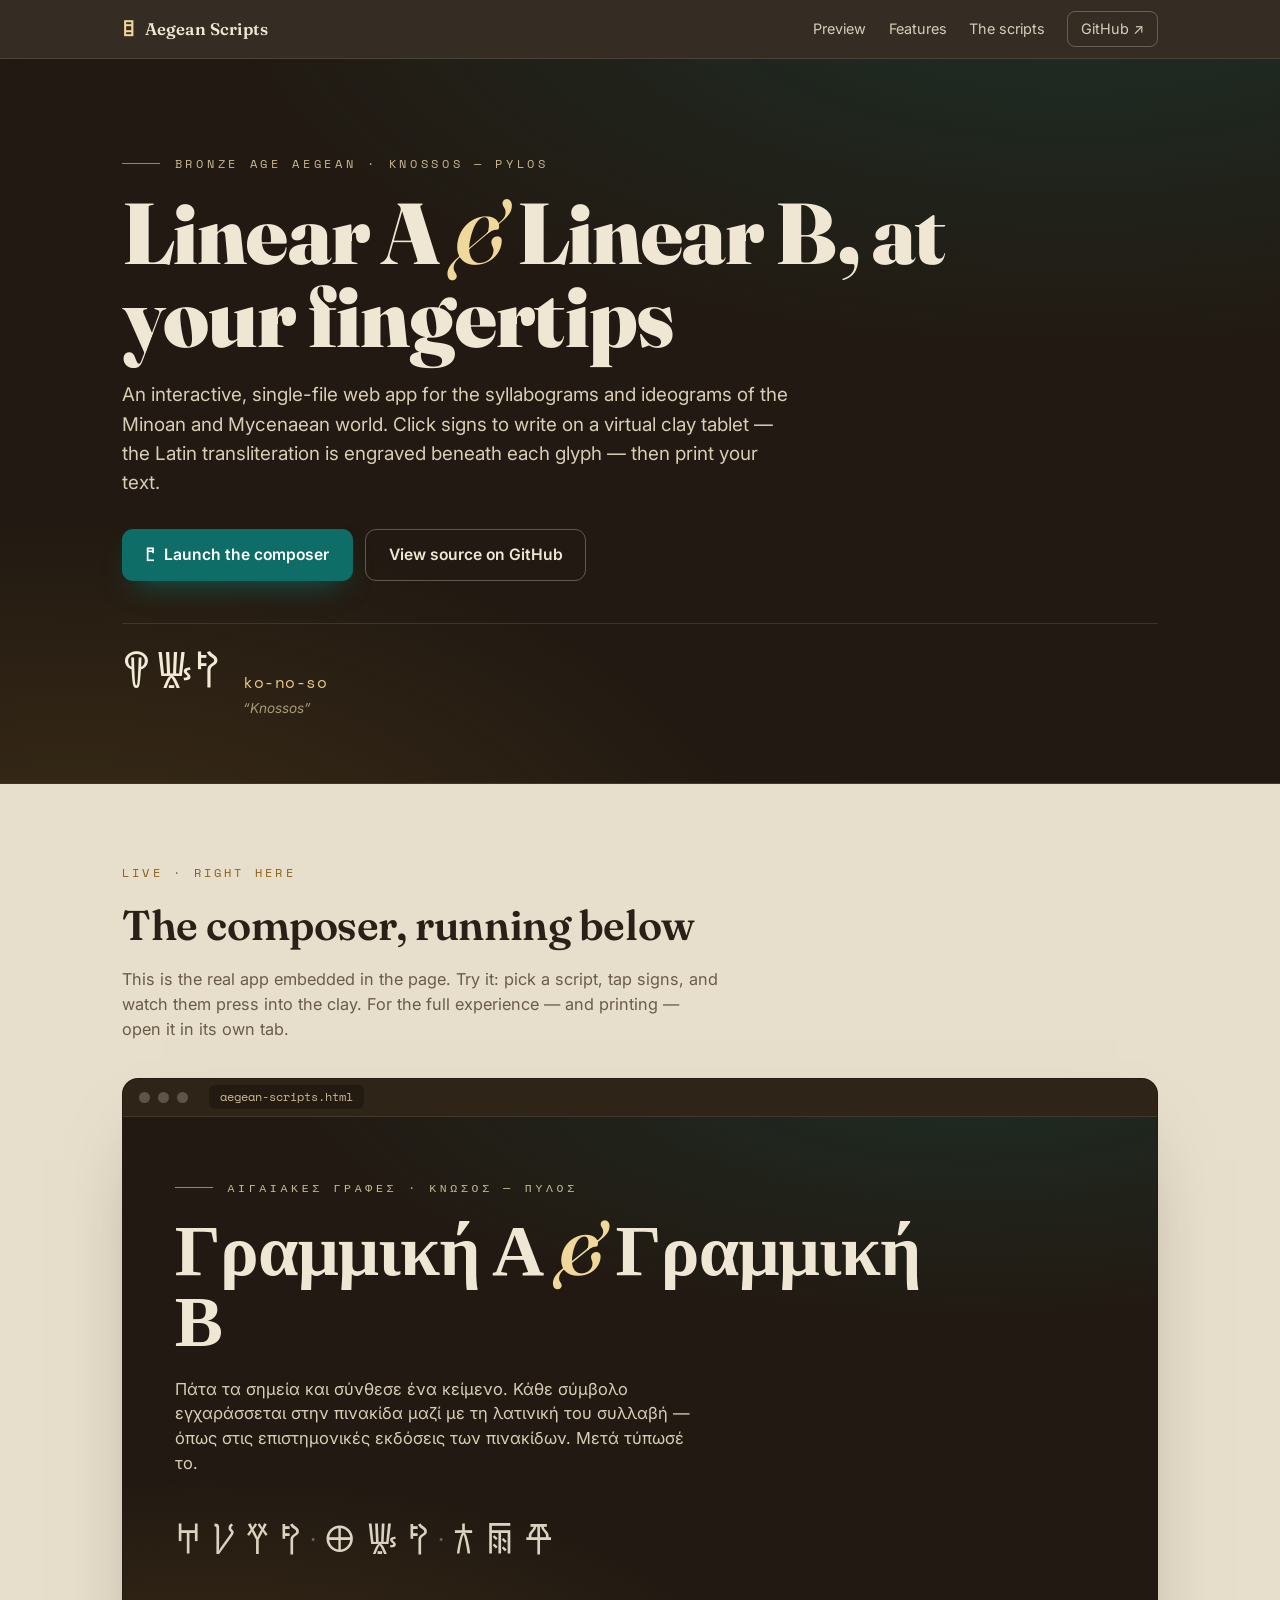
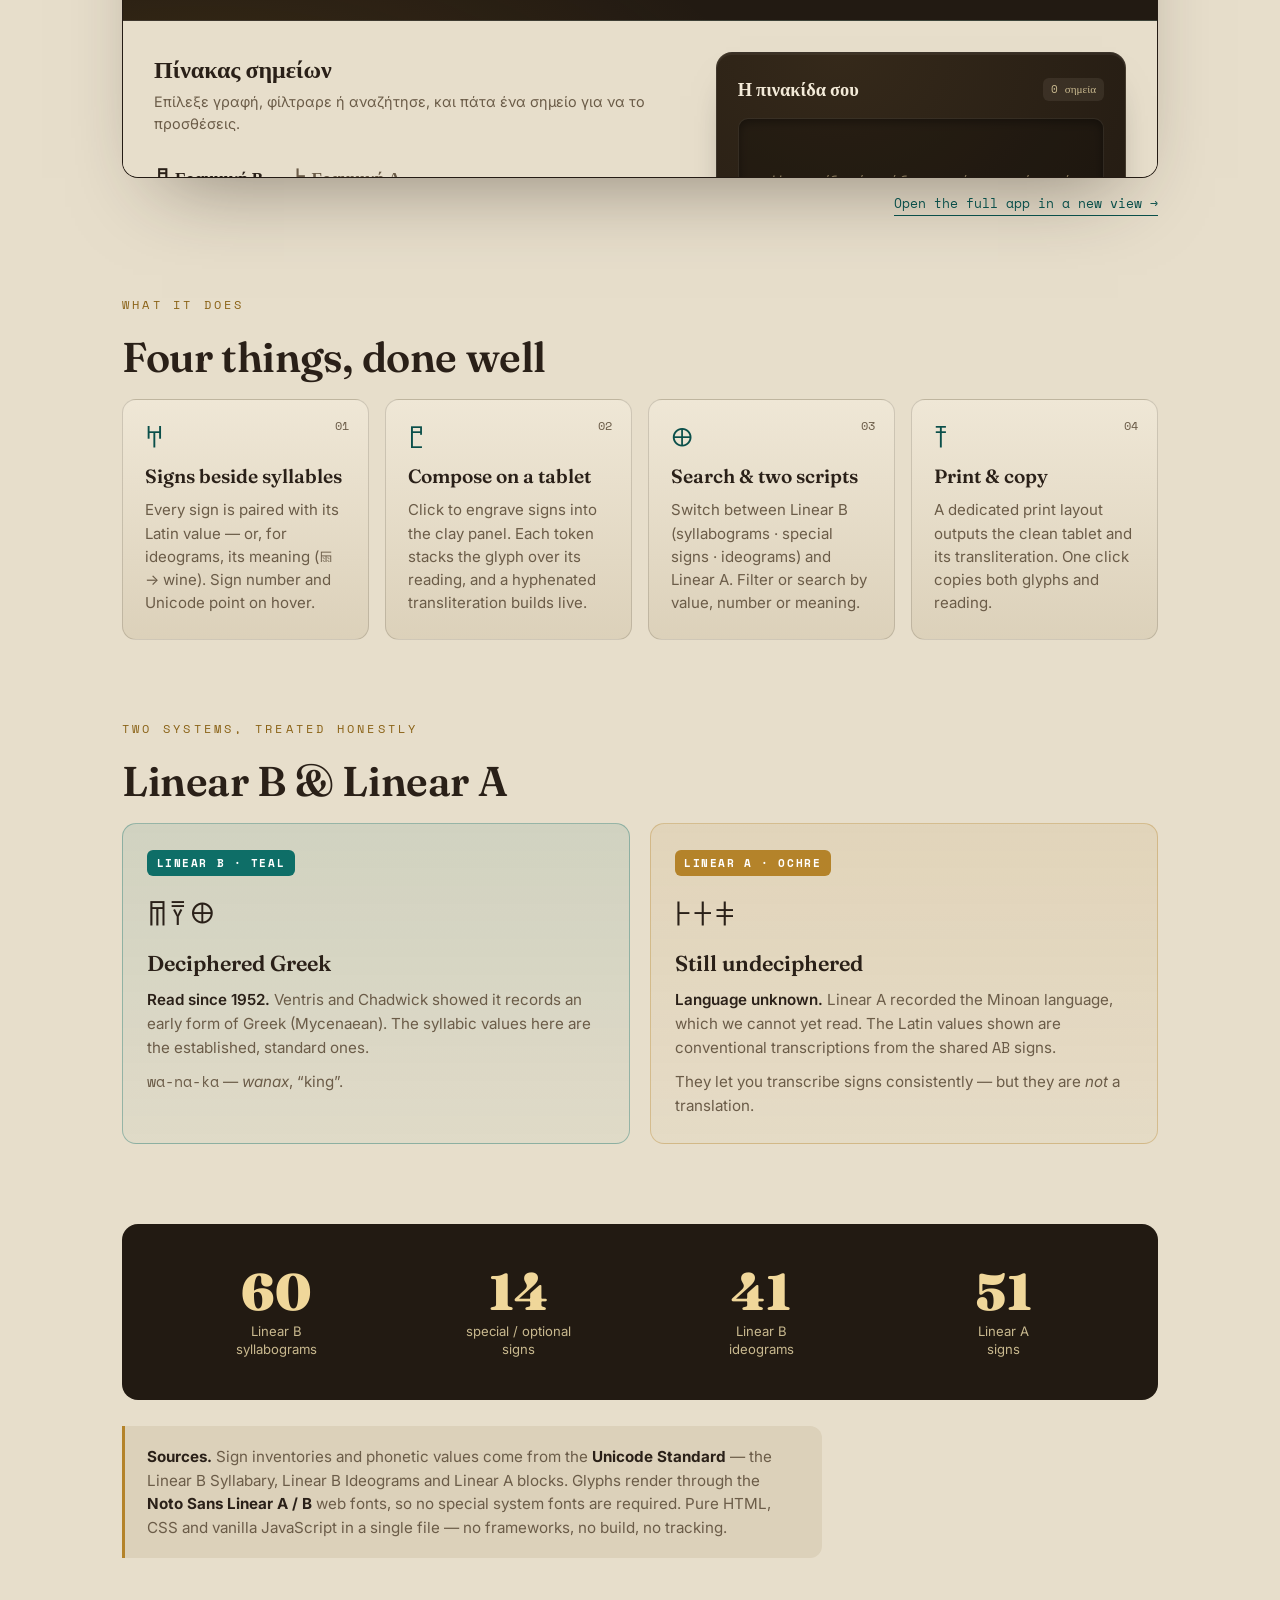
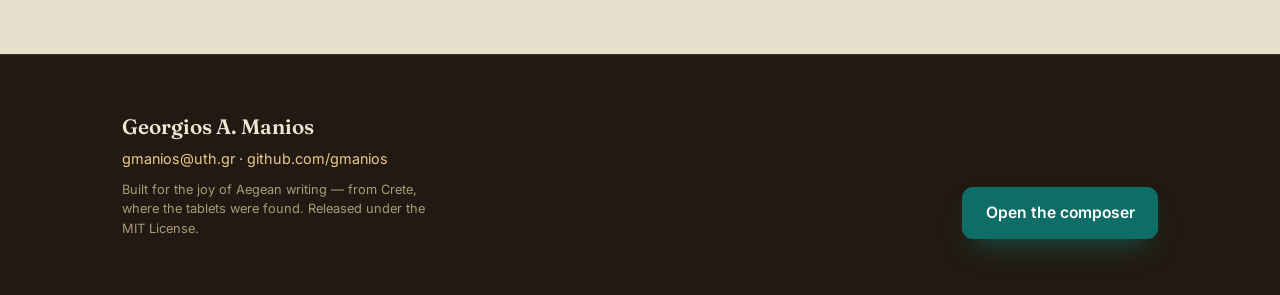
<file: aegean_scripts/index.html>
<!DOCTYPE html>
<html lang="en">
<head>
<meta charset="UTF-8">
<meta name="viewport" content="width=device-width, initial-scale=1.0">
<title>Aegean Scripts — Linear A &amp; Linear B Sign Composer</title>
<meta name="description" content="An interactive, single-file web app for exploring Linear A and Linear B. Click signs to compose a text on a virtual clay tablet, with Latin transliteration beneath each glyph, then print it.">
<link rel="preconnect" href="https://fonts.googleapis.com">
<link rel="preconnect" href="https://fonts.gstatic.com" crossorigin>
<link href="https://fonts.googleapis.com/css2?family=Fraunces:opsz,wght@9..144,400;9..144,600;9..144,900&family=Inter:wght@400;500;600&family=Space+Mono:wght@400;700&family=Noto+Sans+Linear+A&family=Noto+Sans+Linear+B&display=swap" rel="stylesheet">
<style>
:root{
  --clay:#E7DECB; --clay-2:#DCD1BA; --ink:#2A2018; --ink-soft:#6b5c48;
  --faience:#0E6E67; --faience-deep:#0a4f4a;
  --ochre:#B4832A; --ochre-deep:#8a6216;
  --kiln:#221A12; --kiln-2:#2e2418;
  --line:rgba(42,32,24,.16); --line-strong:rgba(42,32,24,.30);
}
*{box-sizing:border-box}
html{scroll-behavior:smooth}
body{margin:0;background:var(--clay);color:var(--ink);
  font-family:'Inter',system-ui,sans-serif;-webkit-font-smoothing:antialiased;line-height:1.55}
.linb{font-family:'Noto Sans Linear B',serif}
.lina{font-family:'Noto Sans Linear A',serif}
.mono{font-family:'Space Mono',monospace}
a{color:inherit}
.wrap{max-width:1100px;margin:0 auto;padding:0 clamp(1.2rem,5vw,2rem)}

/* ---------- top bar ---------- */
.topbar{position:sticky;top:0;z-index:20;background:rgba(34,26,18,.9);
  backdrop-filter:blur(8px);border-bottom:1px solid rgba(239,230,212,.12);color:#efe6d4}
.topbar .wrap{display:flex;align-items:center;justify-content:space-between;height:58px}
.brand{font-family:'Fraunces',serif;font-weight:600;font-size:1.05rem;letter-spacing:.01em;
  display:flex;align-items:center;gap:.6rem}
.brand .mark{font-family:'Noto Sans Linear B';font-size:1.2rem;color:#f0d79a}
.topnav{display:flex;gap:1.4rem;align-items:center;font-size:.9rem}
.topnav a{color:#d9cdb6;text-decoration:none;transition:color .15s}
.topnav a:hover{color:#fff}
.topnav a.gh{border:1px solid rgba(239,230,212,.28);padding:.35rem .8rem;border-radius:8px}
@media(max-width:640px){ .topnav a:not(.gh){display:none} }

/* ---------- hero ---------- */
.hero{background:
    radial-gradient(120% 90% at 84% -10%, rgba(14,110,103,.24), transparent 55%),
    radial-gradient(90% 90% at 6% 118%, rgba(180,131,42,.18), transparent 60%),
    var(--kiln);
  color:#efe6d4;padding:clamp(3rem,8vw,6rem) 0 clamp(2.5rem,6vw,4rem);
  border-bottom:1px solid rgba(239,230,212,.12);position:relative;overflow:hidden}
.eyebrow{font-family:'Space Mono';font-size:.72rem;letter-spacing:.32em;text-transform:uppercase;
  color:#c9b98f;margin:0 0 1.2rem;display:flex;gap:.9rem;align-items:center}
.eyebrow::before{content:"";width:2.4rem;height:1px;background:var(--ochre)}
.hero h1{font-family:'Fraunces',serif;font-weight:900;font-size:clamp(2.6rem,8vw,5.4rem);
  line-height:.96;letter-spacing:-.01em;margin:0;max-width:15ch}
.hero h1 em{font-style:italic;color:#f0d79a;font-weight:600}
.hero .lead{max-width:56ch;margin:1.4rem 0 0;color:#d9cdb6;font-size:clamp(1.02rem,1.7vw,1.18rem)}
.cta-row{display:flex;gap:.8rem;flex-wrap:wrap;margin-top:2rem}
.cta{appearance:none;cursor:pointer;text-decoration:none;font-family:'Inter';font-weight:600;
  font-size:.98rem;padding:.8rem 1.4rem;border-radius:11px;display:inline-flex;align-items:center;
  gap:.55rem;transition:transform .12s, background .15s, box-shadow .2s;border:1px solid transparent}
.cta.primary{background:var(--faience);color:#fff;box-shadow:0 14px 30px -14px rgba(14,110,103,.9)}
.cta.primary:hover{background:#12837a;transform:translateY(-2px)}
.cta.ghost{background:transparent;color:#efe6d4;border-color:rgba(239,230,212,.3)}
.cta.ghost:hover{background:rgba(239,230,212,.08)}

/* live word demo */
.demo{margin-top:2.6rem;display:flex;align-items:baseline;gap:1.2rem;flex-wrap:wrap;
  border-top:1px solid rgba(239,230,212,.12);padding-top:1.6rem;min-height:3.4rem}
.demo .glyphs{font-family:'Noto Sans Linear B';font-size:clamp(2rem,5vw,2.8rem);color:#f3ead8;
  line-height:1;letter-spacing:.06em}
.demo .read{display:flex;flex-direction:column;gap:.15rem}
.demo .translit{font-family:'Space Mono';font-size:1rem;color:#e7c987;letter-spacing:.03em}
.demo .gloss{font-size:.85rem;color:#a99a78;font-style:italic}
.demo .cursor{display:inline-block;width:.55ch;background:#e7c987;animation:blink 1s steps(1) infinite;
  color:transparent}
@keyframes blink{50%{opacity:0}}

/* ---------- preview window ---------- */
.section{padding:clamp(3rem,7vw,5rem) 0}
.section-eyebrow{font-family:'Space Mono';font-size:.72rem;letter-spacing:.28em;text-transform:uppercase;
  color:var(--ochre-deep);margin:0 0 .7rem}
.section h2{font-family:'Fraunces',serif;font-weight:600;font-size:clamp(1.7rem,4vw,2.6rem);
  margin:0 0 .6rem;letter-spacing:-.01em}
.section .intro{max-width:60ch;color:var(--ink-soft);margin:0 0 2.2rem;font-size:1.02rem}

.window{border-radius:16px;overflow:hidden;border:1px solid var(--line-strong);
  box-shadow:0 40px 80px -40px rgba(42,32,24,.5);background:var(--kiln)}
.window .bar{height:38px;display:flex;align-items:center;gap:.5rem;padding:0 1rem;
  background:var(--kiln-2);border-bottom:1px solid rgba(239,230,212,.1)}
.window .dot{width:11px;height:11px;border-radius:50%;background:rgba(239,230,212,.25)}
.window .addr{margin-left:.8rem;font-family:'Space Mono';font-size:.72rem;color:#c9b98f;
  background:rgba(0,0,0,.25);padding:.2rem .7rem;border-radius:6px}
.window iframe{width:100%;height:660px;border:0;background:var(--clay);display:block}
@media(max-width:640px){ .window iframe{height:560px} }
.preview-actions{margin-top:1rem;display:flex;justify-content:flex-end}
.preview-actions a{font-family:'Space Mono';font-size:.8rem;color:var(--faience-deep);
  text-decoration:none;border-bottom:1px solid currentColor;padding-bottom:1px}

/* ---------- features ---------- */
.features{display:grid;grid-template-columns:repeat(auto-fit,minmax(240px,1fr));gap:1rem}
.card{background:linear-gradient(180deg,#efe7d6,var(--clay-2));border:1px solid var(--line);
  border-radius:14px;padding:1.5rem 1.4rem;position:relative}
.card .k{font-family:'Space Mono';font-size:.72rem;color:var(--ink-soft);position:absolute;top:1.1rem;right:1.2rem}
.card .ic{font-family:'Noto Sans Linear B';font-size:1.7rem;color:var(--faience-deep);line-height:1}
.card h3{font-family:'Fraunces',serif;font-weight:600;font-size:1.2rem;margin:.7rem 0 .4rem}
.card p{margin:0;color:var(--ink-soft);font-size:.94rem}

/* ---------- scripts comparison ---------- */
.scripts{display:grid;grid-template-columns:1fr 1fr;gap:1.2rem}
@media(max-width:720px){ .scripts{grid-template-columns:1fr} }
.script{border-radius:14px;padding:1.6rem 1.5rem;border:1px solid var(--line)}
.script.b{background:linear-gradient(180deg,rgba(14,110,103,.10),rgba(14,110,103,.03));
  border-color:rgba(14,110,103,.35)}
.script.a{background:linear-gradient(180deg,rgba(180,131,42,.10),rgba(180,131,42,.03));
  border-color:rgba(180,131,42,.35)}
.script .tag{font-family:'Space Mono';font-size:.7rem;letter-spacing:.14em;text-transform:uppercase;
  display:inline-block;padding:.25rem .6rem;border-radius:6px;margin-bottom:.9rem;font-weight:700}
.script.b .tag{background:var(--faience);color:#fff}
.script.a .tag{background:var(--ochre);color:#fff}
.script .row{font-family:'Noto Sans Linear B';font-size:1.9rem;color:var(--ink);letter-spacing:.08em;margin-bottom:.6rem}
.script.a .row{font-family:'Noto Sans Linear A'}
.script h3{font-family:'Fraunces',serif;font-weight:600;font-size:1.35rem;margin:.2rem 0 .5rem}
.script p{margin:0;color:var(--ink-soft);font-size:.95rem}
.script p + p{margin-top:.7rem}
.script .status{font-weight:600;color:var(--ink)}

/* ---------- numbers ---------- */
.numbers{background:var(--kiln);color:#efe6d4;border-radius:16px;padding:clamp(1.8rem,4vw,2.6rem);
  display:grid;grid-template-columns:repeat(4,1fr);gap:1rem;text-align:center}
@media(max-width:640px){ .numbers{grid-template-columns:repeat(2,1fr)} }
.numbers .n{font-family:'Fraunces',serif;font-weight:900;font-size:clamp(2.2rem,5vw,3.2rem);
  color:#f0d79a;line-height:1}
.numbers .l{font-size:.82rem;color:#c9b98f;margin-top:.4rem;line-height:1.35}

/* ---------- note ---------- */
.callout{border-left:3px solid var(--ochre);background:var(--clay-2);border-radius:0 12px 12px 0;
  padding:1.2rem 1.4rem;font-size:.95rem;color:var(--ink-soft);max-width:70ch}
.callout strong{color:var(--ink)}

/* ---------- footer ---------- */
footer{background:var(--kiln);color:#d9cdb6;padding:clamp(2.5rem,5vw,3.5rem) 0;
  border-top:1px solid rgba(239,230,212,.12);font-size:.9rem}
footer .grid{display:flex;justify-content:space-between;gap:2rem;flex-wrap:wrap;align-items:flex-end}
footer .author{font-family:'Fraunces',serif;font-size:1.3rem;color:#efe6d4;font-weight:600;margin:0 0 .3rem}
footer a{color:#e7c987;text-decoration:none}
footer a:hover{text-decoration:underline}
footer .credit{font-size:.8rem;color:#a99a78;max-width:40ch}

@media (prefers-reduced-motion: reduce){ *{animation:none!important;transition:none!important;scroll-behavior:auto} }
</style>
</head>
<body>

<div class="topbar">
  <div class="wrap">
    <div class="brand"><span class="mark">𐀊</span>Aegean Scripts</div>
    <nav class="topnav">
      <a href="#preview">Preview</a>
      <a href="#features">Features</a>
      <a href="#scripts">The scripts</a>
      <a class="gh" href="https://github.com/gmanios/aegean-scripts" target="_blank" rel="noopener">GitHub ↗</a>
    </nav>
  </div>
</div>

<header class="hero">
  <div class="wrap">
    <p class="eyebrow">Bronze Age Aegean · Knossos — Pylos</p>
    <h1>Linear A <em>&amp;</em> Linear B, at your fingertips</h1>
    <p class="lead">An interactive, single-file web app for the syllabograms and ideograms of the Minoan and Mycenaean world. Click signs to write on a virtual clay tablet — the Latin transliteration is engraved beneath each glyph — then print your text.</p>
    <div class="cta-row">
      <a class="cta primary" href="aegean-scripts.html">
        <span class="linb">𐀱</span> Launch the composer</a>
      <a class="cta ghost" href="https://github.com/gmanios/aegean-scripts" target="_blank" rel="noopener">View source on GitHub</a>
    </div>

    <div class="demo" aria-hidden="true">
      <span class="glyphs" id="demo-glyphs">𐀒𐀜𐀰</span>
      <span class="read">
        <span class="translit" id="demo-translit">ko-no-so</span>
        <span class="gloss" id="demo-gloss">“Knossos”</span>
      </span>
    </div>
  </div>
</header>

<main>
  <!-- PREVIEW -->
  <section class="section" id="preview">
    <div class="wrap">
      <p class="section-eyebrow">Live · right here</p>
      <h2>The composer, running below</h2>
      <p class="intro">This is the real app embedded in the page. Try it: pick a script, tap signs, and watch them press into the clay. For the full experience — and printing — open it in its own tab.</p>
      <div class="window">
        <div class="bar" aria-hidden="true">
          <span class="dot"></span><span class="dot"></span><span class="dot"></span>
          <span class="addr">aegean-scripts.html</span>
        </div>
        <iframe src="aegean-scripts.html" title="Aegean Scripts composer" loading="lazy"></iframe>
      </div>
      <div class="preview-actions">
        <a href="aegean-scripts.html">Open the full app in a new view →</a>
      </div>
    </div>
  </section>

  <!-- FEATURES -->
  <section class="section" id="features" style="padding-top:0">
    <div class="wrap">
      <p class="section-eyebrow">What it does</p>
      <h2>Four things, done well</h2>
      <div class="features">
        <div class="card"><span class="k">01</span><div class="ic linb">𐀀</div>
          <h3>Signs beside syllables</h3>
          <p>Every sign is paired with its Latin value — or, for ideograms, its meaning (𐂖 → wine). Sign number and Unicode point on hover.</p></div>
        <div class="card"><span class="k">02</span><div class="ic linb">𐀱</div>
          <h3>Compose on a tablet</h3>
          <p>Click to engrave signs into the clay panel. Each token stacks the glyph over its reading, and a hyphenated transliteration builds live.</p></div>
        <div class="card"><span class="k">03</span><div class="ic linb">𐀏</div>
          <h3>Search &amp; two scripts</h3>
          <p>Switch between Linear B (syllabograms · special signs · ideograms) and Linear A. Filter or search by value, number or meaning.</p></div>
        <div class="card"><span class="k">04</span><div class="ic linb">𐀵</div>
          <h3>Print &amp; copy</h3>
          <p>A dedicated print layout outputs the clean tablet and its transliteration. One click copies both glyphs and reading.</p></div>
      </div>
    </div>
  </section>

  <!-- SCRIPTS -->
  <section class="section" id="scripts" style="padding-top:0">
    <div class="wrap">
      <p class="section-eyebrow">Two systems, treated honestly</p>
      <h2>Linear B &amp; Linear A</h2>
      <div class="scripts">
        <div class="script b">
          <span class="tag">Linear B · teal</span>
          <div class="row linb">𐀷𐀙𐀏</div>
          <h3>Deciphered Greek</h3>
          <p><span class="status">Read since 1952.</span> Ventris and Chadwick showed it records an early form of Greek (Mycenaean). The syllabic values here are the established, standard ones.</p>
          <p><span class="mono">wa-na-ka</span> — <em>wanax</em>, “king”.</p>
        </div>
        <div class="script a">
          <span class="tag">Linear A · ochre</span>
          <div class="row lina">𐘀𐘁𐘂</div>
          <h3>Still undeciphered</h3>
          <p><span class="status">Language unknown.</span> Linear A recorded the Minoan language, which we cannot yet read. The Latin values shown are conventional transcriptions from the shared <span class="mono">AB</span> signs.</p>
          <p>They let you transcribe signs consistently — but they are <em>not</em> a translation.</p>
        </div>
      </div>
    </div>
  </section>

  <!-- NUMBERS -->
  <section class="section" style="padding-top:0">
    <div class="wrap">
      <div class="numbers">
        <div><div class="n">60</div><div class="l">Linear B<br>syllabograms</div></div>
        <div><div class="n">14</div><div class="l">special / optional<br>signs</div></div>
        <div><div class="n">41</div><div class="l">Linear B<br>ideograms</div></div>
        <div><div class="n">51</div><div class="l">Linear A<br>signs</div></div>
      </div>
      <p class="callout" style="margin-top:1.6rem">
        <strong>Sources.</strong> Sign inventories and phonetic values come from the <strong>Unicode Standard</strong> —
        the Linear B Syllabary, Linear B Ideograms and Linear A blocks. Glyphs render through the
        <strong>Noto Sans Linear A / B</strong> web fonts, so no special system fonts are required.
        Pure HTML, CSS and vanilla JavaScript in a single file — no frameworks, no build, no tracking.
      </p>
    </div>
  </section>
</main>

<footer>
  <div class="wrap">
    <div class="grid">
      <div>
        <p class="author">Georgios A. Manios</p>
        <p style="margin:0"><a href="mailto:gmanios@uth.gr">gmanios@uth.gr</a> · <a href="https://github.com/gmanios" target="_blank" rel="noopener">github.com/gmanios</a></p>
        <p class="credit" style="margin:.6rem 0 0">Built for the joy of Aegean writing — from Crete, where the tablets were found. Released under the MIT License.</p>
      </div>
      <div style="text-align:right">
        <a class="cta primary" href="aegean-scripts.html" style="display:inline-flex">Open the composer</a>
      </div>
    </div>
  </div>
</footer>

<script>
// Rotating hero word demo (all verified Mycenaean readings)
const WORDS = [
  {g:'𐀒𐀜𐀰',    t:'ko-no-so',    d:'“Knossos”'},
  {g:'𐀀𐀖𐀛𐀰',  t:'a-mi-ni-so',  d:'“Amnisos”'},
  {g:'𐀷𐀙𐀏',    t:'wa-na-ka',    d:'“wanax — king”'},
  {g:'𐀞𐀂𐀵',    t:'pa-i-to',     d:'“Phaistos”'},
];
const g=document.getElementById('demo-glyphs'),
      t=document.getElementById('demo-translit'),
      d=document.getElementById('demo-gloss');
let i=0;
const reduce = window.matchMedia('(prefers-reduced-motion: reduce)').matches;
if(!reduce){
  setInterval(()=>{
    i=(i+1)%WORDS.length;
    g.style.opacity=t.style.opacity=d.style.opacity='0';
    g.style.transition=t.style.transition=d.style.transition='opacity .35s';
    setTimeout(()=>{
      g.textContent=WORDS[i].g; t.textContent=WORDS[i].t; d.textContent=WORDS[i].d;
      g.style.opacity=t.style.opacity=d.style.opacity='1';
    },380);
  },3200);
}
</script>
</body>
</html>
</file>
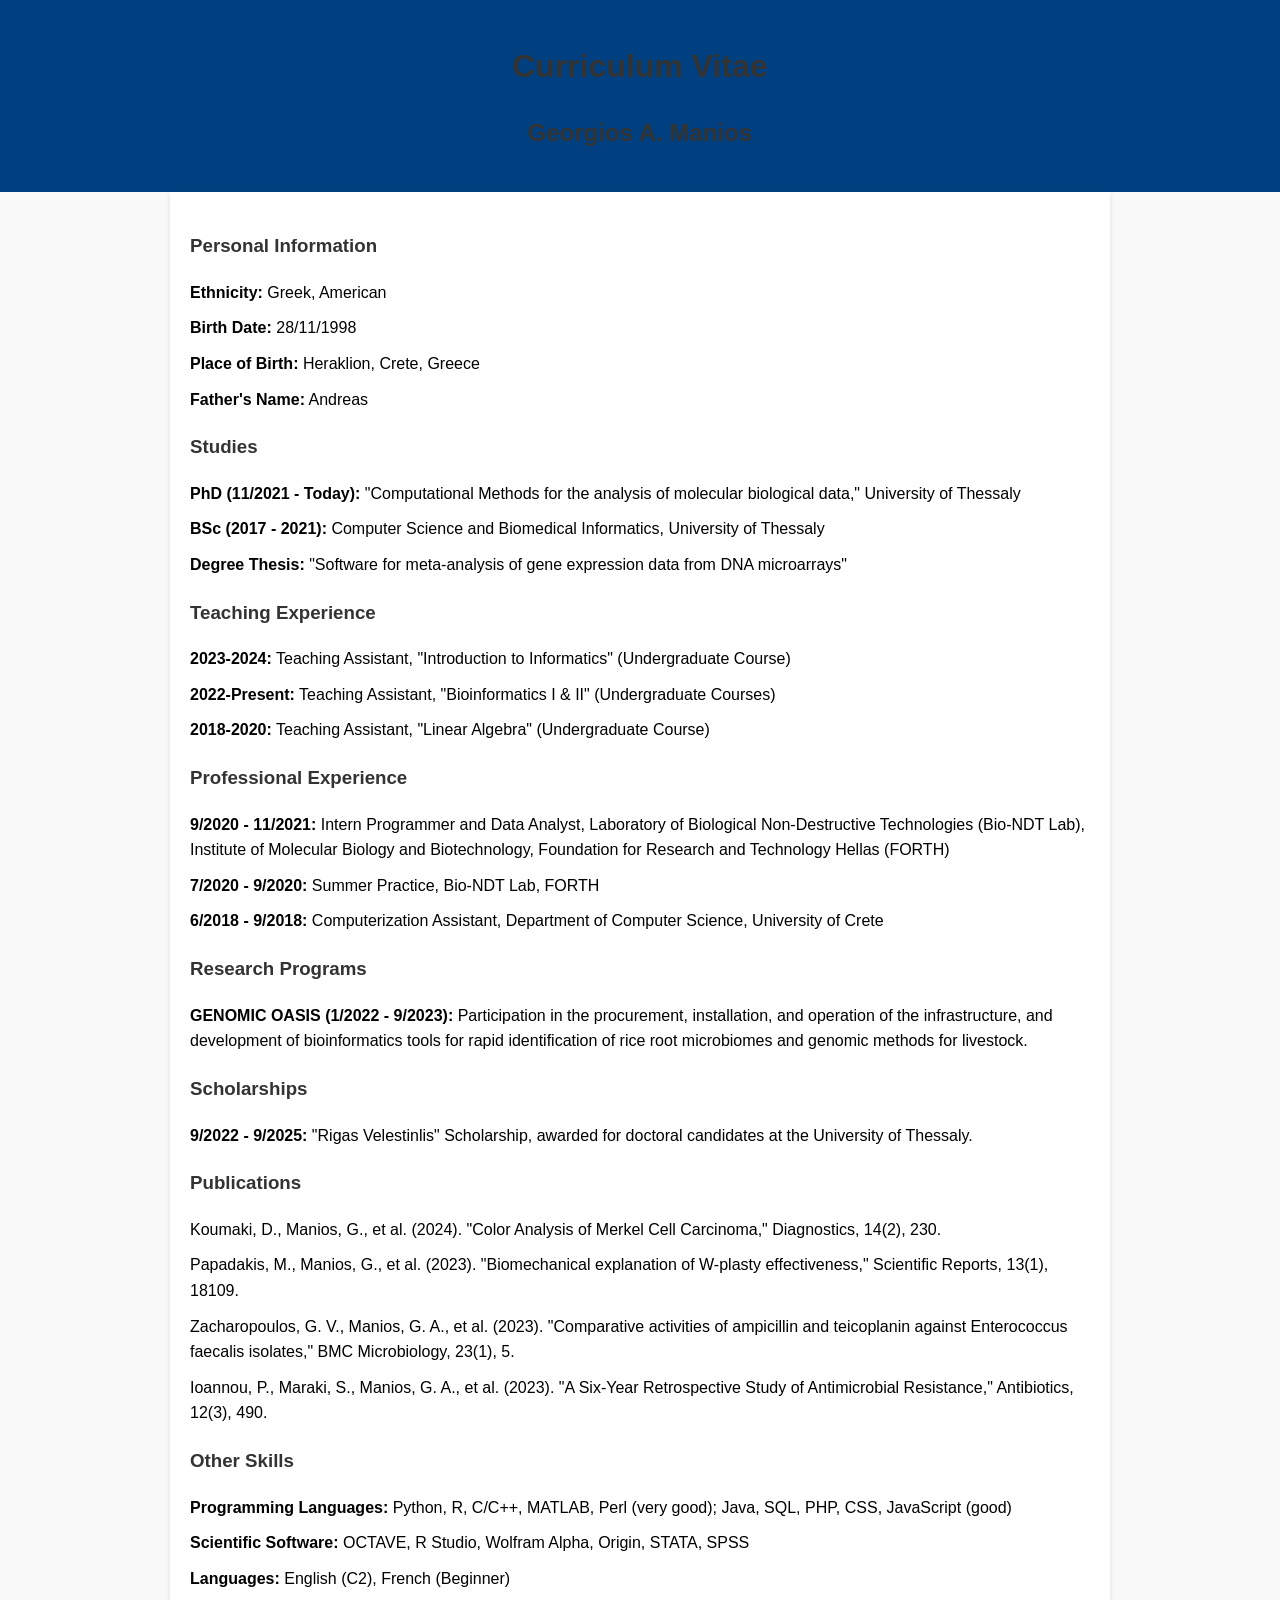
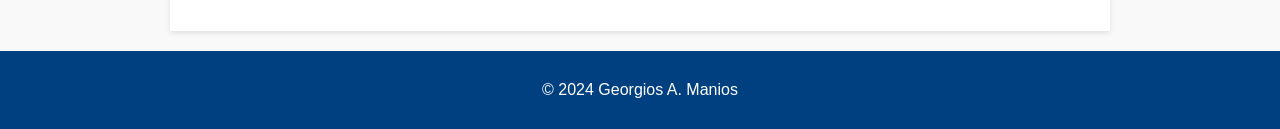
<file: gmanios.html>
<!DOCTYPE html>
<html lang="en">
<head>
    <meta charset="UTF-8">
    <meta name="viewport" content="width=device-width, initial-scale=1.0">
    <title>Curriculum Vitae - Georgios A. Manios</title>
    <style>
        body {
            font-family: Arial, sans-serif;
            margin: 0;
            padding: 0;
            line-height: 1.6;
            background-color: #f9f9f9;
        }
        header {
            background: #004080;
            color: white;
            padding: 20px;
            text-align: center;
        }
        .container {
            max-width: 900px;
            margin: auto;
            padding: 20px;
            background: white;
            box-shadow: 0 2px 5px rgba(0, 0, 0, 0.1);
        }
        h1, h2, h3 {
            color: #333;
        }
        section {
            margin-bottom: 20px;
        }
        ul {
            padding: 0;
            list-style: none;
        }
        li {
            margin-bottom: 10px;
        }
        footer {
            text-align: center;
            padding: 10px;
            background: #004080;
            color: white;
            margin-top: 20px;
        }
    </style>
</head>
<body>
    <header>
        <h1>Curriculum Vitae</h1>
        <h2>Georgios A. Manios</h2>
    </header>
    <div class="container">
        <section>
            <h3>Personal Information</h3>
            <ul>
                <li><strong>Ethnicity:</strong> Greek, American</li>
                <li><strong>Birth Date:</strong> 28/11/1998</li>
                <li><strong>Place of Birth:</strong> Heraklion, Crete, Greece</li>
                <li><strong>Father's Name:</strong> Andreas</li>
            </ul>
        </section>

        <section>
            <h3>Studies</h3>
            <ul>
                <li><strong>PhD (11/2021 - Today):</strong> "Computational Methods for the analysis of molecular biological data," University of Thessaly</li>
                <li><strong>BSc (2017 - 2021):</strong> Computer Science and Biomedical Informatics, University of Thessaly</li>
                <li><strong>Degree Thesis:</strong> "Software for meta-analysis of gene expression data from DNA microarrays"</li>
            </ul>
        </section>

        <section>
            <h3>Teaching Experience</h3>
            <ul>
                <li><strong>2023-2024:</strong> Teaching Assistant, "Introduction to Informatics" (Undergraduate Course)</li>
                <li><strong>2022-Present:</strong> Teaching Assistant, "Bioinformatics I & II" (Undergraduate Courses)</li>
                <li><strong>2018-2020:</strong> Teaching Assistant, "Linear Algebra" (Undergraduate Course)</li>
            </ul>
        </section>

        <section>
            <h3>Professional Experience</h3>
            <ul>
                <li><strong>9/2020 - 11/2021:</strong> Intern Programmer and Data Analyst, Laboratory of Biological Non-Destructive Technologies (Bio-NDT Lab), Institute of Molecular Biology and Biotechnology, Foundation for Research and Technology Hellas (FORTH)</li>
                <li><strong>7/2020 - 9/2020:</strong> Summer Practice, Bio-NDT Lab, FORTH</li>
                <li><strong>6/2018 - 9/2018:</strong> Computerization Assistant, Department of Computer Science, University of Crete</li>
            </ul>
        </section>

        <section>
            <h3>Research Programs</h3>
            <ul>
                <li><strong>GENOMIC OASIS (1/2022 - 9/2023):</strong> Participation in the procurement, installation, and operation of the infrastructure, and development of bioinformatics tools for rapid identification of rice root microbiomes and genomic methods for livestock.</li>
            </ul>
        </section>

        <section>
            <h3>Scholarships</h3>
            <ul>
                <li><strong>9/2022 - 9/2025:</strong> "Rigas Velestinlis" Scholarship, awarded for doctoral candidates at the University of Thessaly.</li>
            </ul>
        </section>

        <section>
            <h3>Publications</h3>
            <ul>
                <li>Koumaki, D., Manios, G., et al. (2024). "Color Analysis of Merkel Cell Carcinoma," Diagnostics, 14(2), 230.</li>
                <li>Papadakis, M., Manios, G., et al. (2023). "Biomechanical explanation of W-plasty effectiveness," Scientific Reports, 13(1), 18109.</li>
                <li>Zacharopoulos, G. V., Manios, G. A., et al. (2023). "Comparative activities of ampicillin and teicoplanin against Enterococcus faecalis isolates," BMC Microbiology, 23(1), 5.</li>
                <li>Ioannou, P., Maraki, S., Manios, G. A., et al. (2023). "A Six-Year Retrospective Study of Antimicrobial Resistance," Antibiotics, 12(3), 490.</li>
            </ul>
        </section>

        <section>
            <h3>Other Skills</h3>
            <ul>
                <li><strong>Programming Languages:</strong> Python, R, C/C++, MATLAB, Perl (very good); Java, SQL, PHP, CSS, JavaScript (good)</li>
                <li><strong>Scientific Software:</strong> OCTAVE, R Studio, Wolfram Alpha, Origin, STATA, SPSS</li>
                <li><strong>Languages:</strong> English (C2), French (Beginner)</li>
            </ul>
        </section>
    </div>
    <footer>
        <p>&copy; 2024 Georgios A. Manios</p>
    </footer>
</body>
</html>
</file>
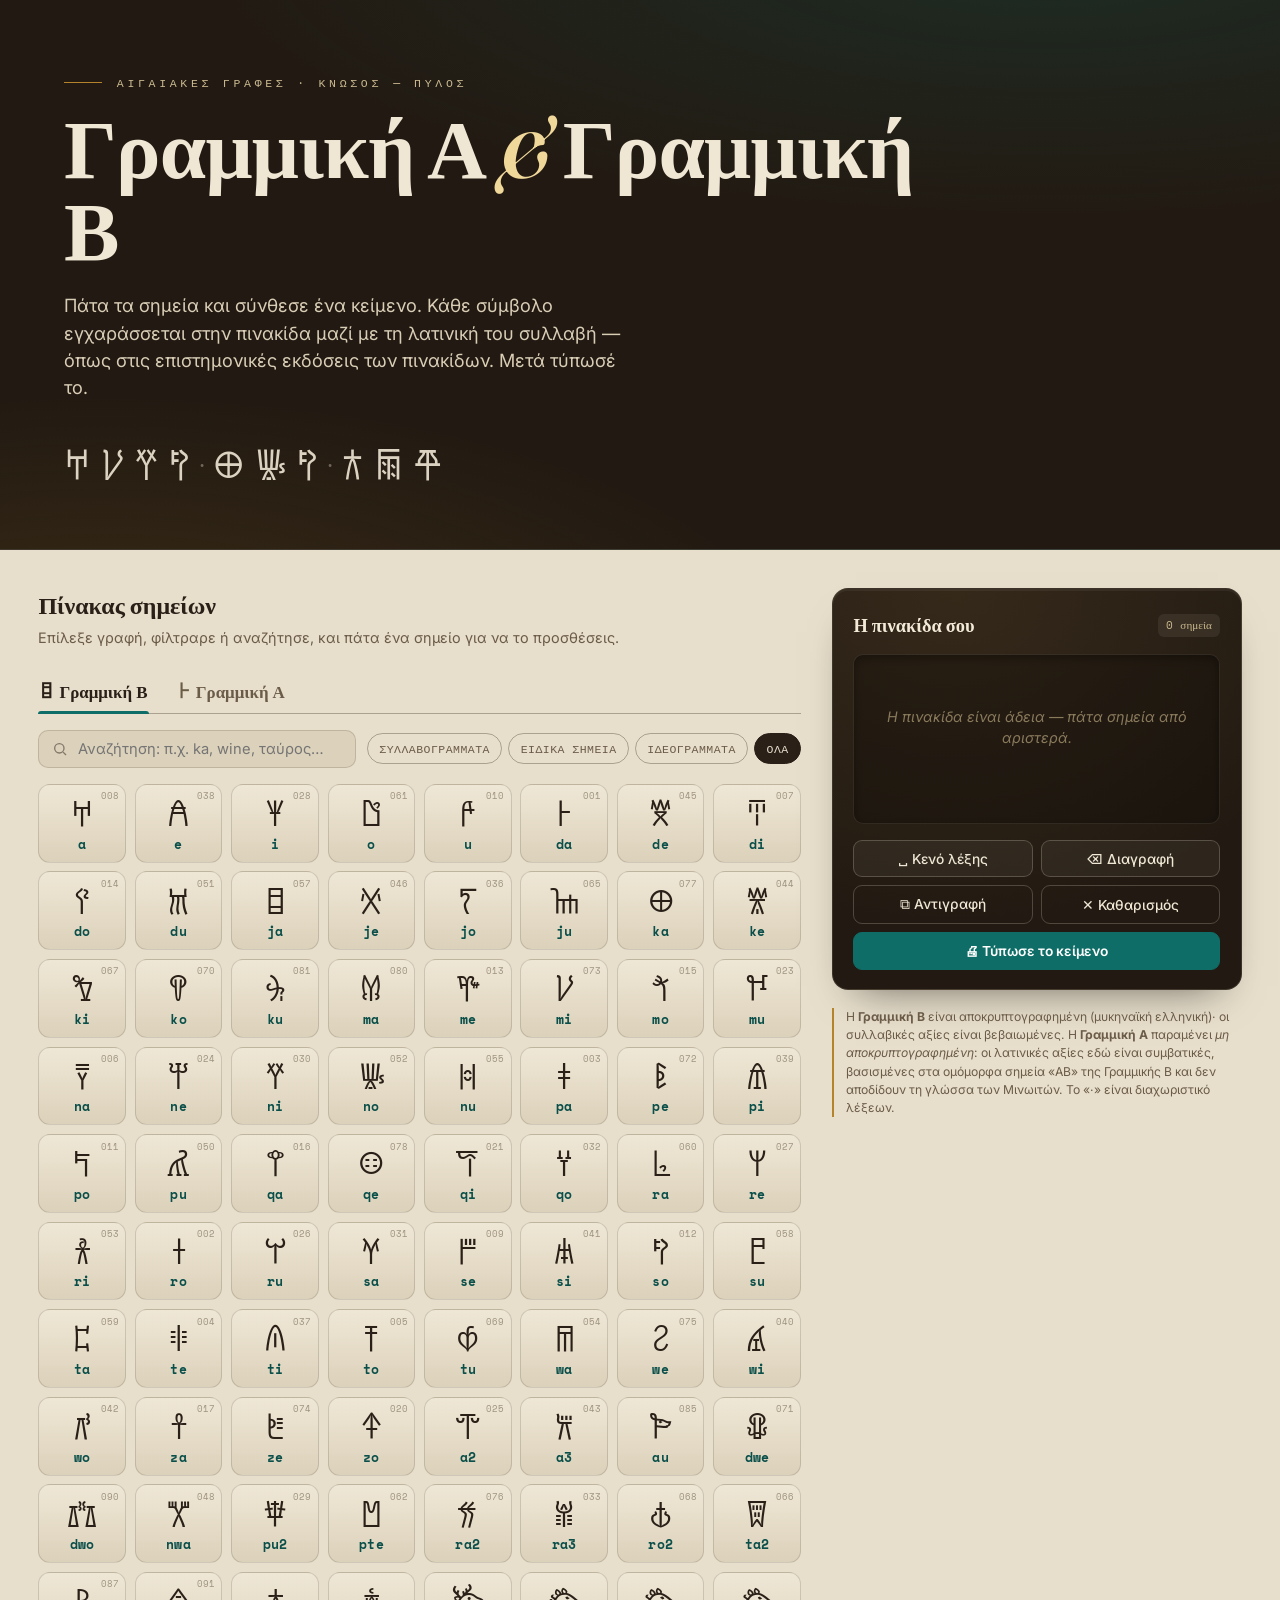
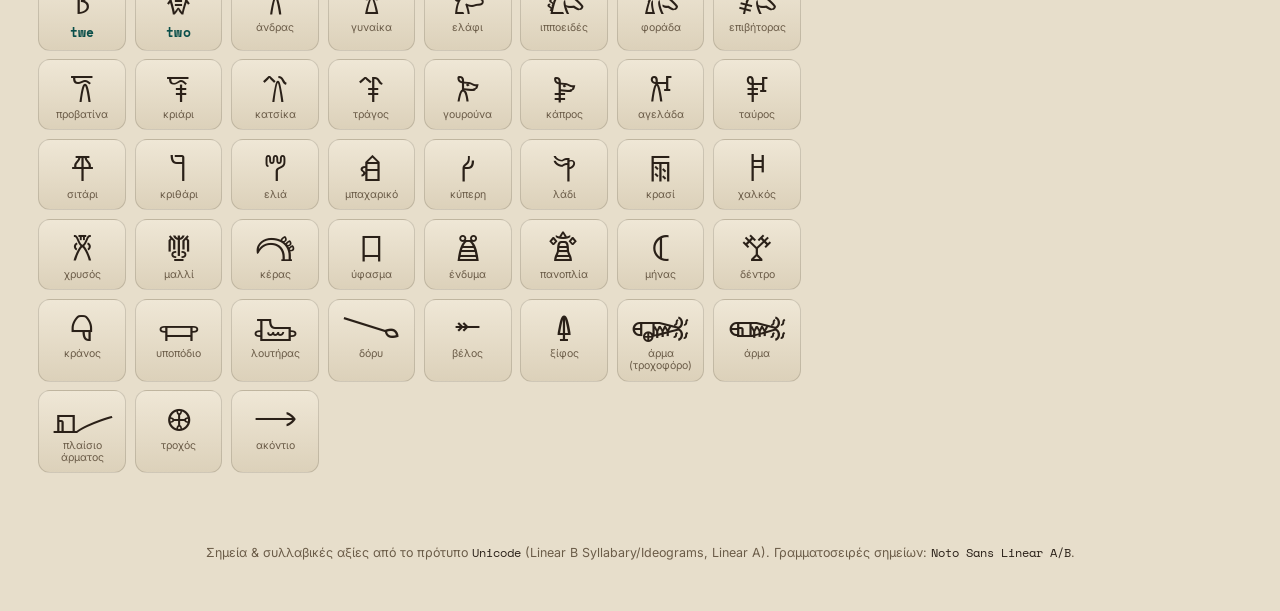
<file: aegean_scripts/aegean-scripts.html>
<!DOCTYPE html>
<html lang="el">
<head>
<meta charset="UTF-8">
<meta name="viewport" content="width=device-width, initial-scale=1.0">
<title>Γραμμική Α &amp; Γραμμική Β — Συνθέτης Σημείων</title>
<link rel="preconnect" href="https://fonts.googleapis.com">
<link rel="preconnect" href="https://fonts.gstatic.com" crossorigin>
<link href="https://fonts.googleapis.com/css2?family=Fraunces:opsz,wght@9..144,400;9..144,600;9..144,900&family=Inter:wght@400;500;600&family=Space+Mono:wght@400;700&family=Noto+Sans+Linear+A&family=Noto+Sans+Linear+B&display=swap" rel="stylesheet">
<style>
:root{
  --clay:#E7DECB;        /* limestone workspace */
  --clay-2:#DCD1BA;      /* card face */
  --ink:#2A2018;         /* bitumen */
  --ink-soft:#6b5c48;
  --faience:#0E6E67;     /* Minoan teal — Linear B */
  --faience-deep:#0a4f4a;
  --ochre:#B4832A;       /* gold ochre — Linear A */
  --ochre-deep:#8a6216;
  --kiln:#221A12;        /* dark hero / tablet */
  --kiln-2:#2e2418;
  --line:rgba(42,32,24,.16);
  --line-strong:rgba(42,32,24,.32);
  --accent:var(--faience);
  --accent-deep:var(--faience-deep);
}
*{box-sizing:border-box}
html,body{margin:0}
body{
  background:var(--clay);
  color:var(--ink);
  font-family:'Inter',system-ui,sans-serif;
  -webkit-font-smoothing:antialiased;
  line-height:1.5;
}
.linb{font-family:'Noto Sans Linear B',serif}
.lina{font-family:'Noto Sans Linear A',serif}
.mono{font-family:'Space Mono',monospace}

/* ---------------- HERO ---------------- */
.hero{
  background:
    radial-gradient(120% 90% at 82% -10%, rgba(14,110,103,.22), transparent 55%),
    radial-gradient(90% 80% at 8% 120%, rgba(180,131,42,.16), transparent 60%),
    var(--kiln);
  color:#efe6d4;
  padding:clamp(2.4rem,6vw,4.6rem) clamp(1.2rem,5vw,4rem) clamp(2rem,5vw,3.4rem);
  position:relative;
  overflow:hidden;
  border-bottom:1px solid rgba(239,230,212,.14);
}
.eyebrow{
  font-family:'Space Mono',monospace;
  font-size:.72rem;letter-spacing:.32em;text-transform:uppercase;
  color:#c9b98f;margin:0 0 1.1rem;display:flex;gap:.9rem;align-items:center;flex-wrap:wrap;
}
.eyebrow::before{content:"";width:2.4rem;height:1px;background:var(--ochre)}
.hero h1{
  font-family:'Fraunces',serif;font-weight:900;
  font-size:clamp(2.5rem,7vw,5.2rem);line-height:.98;letter-spacing:-.01em;
  margin:0;max-width:16ch;
}
.hero h1 em{font-style:italic;color:#f0d79a;font-weight:600}
.hero p.lead{
  max-width:52ch;margin:1.3rem 0 0;color:#d9cdb6;font-size:clamp(1rem,1.6vw,1.14rem);
}
.hero-strip{
  margin-top:2.2rem;display:flex;gap:.5rem;flex-wrap:wrap;align-items:center;
  font-size:clamp(1.7rem,4vw,2.4rem);color:#efe6d4;opacity:.9;
}
.hero-strip .sep{opacity:.4;font-size:.6em;align-self:center}

/* ---------------- LAYOUT ---------------- */
.wrap{
  max-width:1280px;margin:0 auto;padding:clamp(1.2rem,3vw,2.4rem);
  display:grid;grid-template-columns:1fr minmax(340px,410px);gap:clamp(1.2rem,2.4vw,2rem);
  align-items:start;
}
@media(max-width:900px){ .wrap{grid-template-columns:1fr} }

/* ------ palette (left) ------ */
.panel-title{
  font-family:'Fraunces',serif;font-weight:600;font-size:1.5rem;margin:0 0 .2rem;
}
.panel-sub{color:var(--ink-soft);font-size:.9rem;margin:0 0 1.2rem}

.tabs{display:flex;gap:.4rem;margin-bottom:1rem;border-bottom:1px solid var(--line-strong)}
.tab{
  appearance:none;border:0;background:none;cursor:pointer;
  font-family:'Fraunces',serif;font-size:1.06rem;font-weight:600;color:var(--ink-soft);
  padding:.55rem .1rem;margin-right:1.4rem;position:relative;
  transition:color .18s;
}
.tab .glyph{font-size:1.2rem;margin-right:.4rem}
.tab[aria-selected="true"]{color:var(--ink)}
.tab[aria-selected="true"]::after{
  content:"";position:absolute;left:0;right:0;bottom:-1px;height:3px;border-radius:3px 3px 0 0;
  background:var(--accent);
}

.toolbar{display:flex;gap:.7rem;flex-wrap:wrap;align-items:center;margin-bottom:1rem}
.search{
  flex:1;min-width:180px;display:flex;align-items:center;gap:.5rem;
  background:var(--clay-2);border:1px solid var(--line);border-radius:10px;padding:.5rem .8rem;
}
.search input{
  border:0;background:none;outline:none;font-family:'Inter',sans-serif;font-size:.92rem;
  color:var(--ink);width:100%;
}
.search svg{flex-shrink:0;opacity:.5}

.chips{display:flex;gap:.4rem;flex-wrap:wrap}
.chip{
  appearance:none;cursor:pointer;font-family:'Space Mono',monospace;font-size:.72rem;
  letter-spacing:.04em;text-transform:uppercase;
  border:1px solid var(--line-strong);background:transparent;color:var(--ink-soft);
  padding:.38rem .7rem;border-radius:999px;transition:all .16s;
}
.chip[aria-pressed="true"]{background:var(--ink);color:var(--clay);border-color:var(--ink)}

.grid{
  display:grid;grid-template-columns:repeat(auto-fill,minmax(78px,1fr));gap:.55rem;
}
.sign{
  appearance:none;cursor:pointer;text-align:center;
  background:linear-gradient(180deg,#efe7d6,var(--clay-2));
  border:1px solid var(--line);border-radius:12px;
  padding:.7rem .3rem .5rem;
  display:flex;flex-direction:column;align-items:center;gap:.15rem;
  transition:transform .1s ease, box-shadow .16s, border-color .16s;
  position:relative;
}
.sign:hover{transform:translateY(-2px);border-color:var(--accent);
  box-shadow:0 6px 18px -8px rgba(42,32,24,.45)}
.sign:active{transform:translateY(0) scale(.97)}
.sign:focus-visible{outline:2px solid var(--accent);outline-offset:2px}
.sign .g{font-size:2rem;line-height:1.1;color:var(--ink)}
.sign .lat{font-family:'Space Mono',monospace;font-size:.82rem;font-weight:700;color:var(--accent-deep);letter-spacing:.02em}
.sign .meaning{font-family:'Inter';font-size:.66rem;color:var(--ink-soft);line-height:1.15}
.sign .num{position:absolute;top:.28rem;right:.4rem;font-family:'Space Mono';font-size:.54rem;color:var(--ink-soft);opacity:.6}
.empty{grid-column:1/-1;padding:2rem;text-align:center;color:var(--ink-soft);font-size:.92rem}

/* ------ tablet (right / composition) ------ */
.tablet-wrap{position:sticky;top:1.2rem}
.tablet{
  background:
    radial-gradient(140% 120% at 30% 0%, #35291a, var(--kiln) 70%);
  color:#efe6d4;border-radius:16px;padding:1.4rem 1.3rem 1.2rem;
  box-shadow:inset 0 2px 0 rgba(255,255,255,.05), 0 20px 40px -24px rgba(0,0,0,.6);
  border:1px solid rgba(239,230,212,.12);
}
.tablet h2{
  font-family:'Fraunces',serif;font-weight:600;font-size:1.15rem;margin:0 0 .1rem;color:#f3ead8;
  display:flex;align-items:center;justify-content:space-between;gap:.5rem;
}
.count{font-family:'Space Mono';font-size:.7rem;color:#c9b98f;background:rgba(239,230,212,.08);
  padding:.2rem .5rem;border-radius:6px;font-weight:400}
.surface{
  margin-top:.9rem;background:rgba(0,0,0,.22);border-radius:10px;
  border:1px solid rgba(239,230,212,.09);
  padding:1rem .9rem;min-height:170px;
  box-shadow:inset 0 3px 10px rgba(0,0,0,.35);
}
.tokens{display:flex;flex-wrap:wrap;gap:.35rem .3rem;align-items:flex-end}
.token{
  display:flex;flex-direction:column;align-items:center;gap:.05rem;
  padding:.2rem .28rem .1rem;border-radius:7px;position:relative;
  animation:press .22s ease;
}
@keyframes press{from{transform:translateY(-5px) scale(.85);opacity:0}to{transform:none;opacity:1}}
.token .tg{font-size:1.9rem;line-height:1;color:#f3ead8;
  text-shadow:0 1px 0 rgba(0,0,0,.5), 0 -1px 0 rgba(255,255,255,.06)}
.token .tl{font-family:'Space Mono';font-size:.66rem;color:#e7c987;letter-spacing:.02em}
.token.wordgap{width:100%;height:0;padding:0}
.token .divider{color:#8a7a5c;font-size:1.6rem;line-height:1}
.token.ideo .tl{color:#7fd0c8}
.placeholder{color:#8a7a5c;font-size:.9rem;text-align:center;padding:2.2rem .5rem;font-style:italic}

.translit{
  margin-top:.85rem;font-family:'Space Mono';font-size:.82rem;color:#d9cdb6;
  word-break:break-word;background:rgba(239,230,212,.06);padding:.6rem .7rem;border-radius:8px;
  min-height:1.2rem;
}
.translit .lbl{display:block;font-size:.6rem;letter-spacing:.2em;text-transform:uppercase;color:#a99a78;margin-bottom:.25rem}

.controls{display:grid;grid-template-columns:1fr 1fr;gap:.5rem;margin-top:1rem}
.btn{
  appearance:none;cursor:pointer;font-family:'Inter';font-size:.86rem;font-weight:500;
  border:1px solid rgba(239,230,212,.22);background:rgba(239,230,212,.06);color:#efe6d4;
  padding:.62rem .7rem;border-radius:9px;transition:all .15s;display:flex;align-items:center;
  justify-content:center;gap:.4rem;
}
.btn:hover{background:rgba(239,230,212,.14)}
.btn:active{transform:scale(.97)}
.btn.primary{background:var(--faience);border-color:var(--faience);color:#fff;font-weight:600}
.btn.primary:hover{background:#12837a}
.btn.wide{grid-column:1/-1}
.btn.ghost{background:transparent}

.note{
  margin-top:1.1rem;font-size:.76rem;color:var(--ink-soft);line-height:1.5;
  border-left:2px solid var(--ochre);padding-left:.8rem;
}
footer{
  text-align:center;padding:2rem 1rem 3rem;color:var(--ink-soft);font-size:.78rem;
}
footer .mono{color:var(--ink)}

/* accent swap when Linear A tab active */
body.mode-a{--accent:var(--ochre);--accent-deep:var(--ochre-deep)}
body.mode-a .btn.primary{background:var(--ochre);border-color:var(--ochre)}
body.mode-a .btn.primary:hover{background:#c8922f}

@media (prefers-reduced-motion: reduce){
  *{animation:none!important;transition:none!important}
}

/* ---------------- PRINT ---------------- */
@media print{
  @page{margin:2cm}
  body{background:#fff;color:#000}
  .hero,.no-print,.toolbar,.tabs,.grid,.panel-title,.panel-sub,.controls,footer,.note{display:none!important}
  .wrap{display:block;max-width:none;padding:0}
  .tablet-wrap{position:static}
  .tablet{background:#fff;color:#000;box-shadow:none;border:1px solid #000;border-radius:0;padding:1.5cm}
  .tablet h2{color:#000}
  .count{display:none}
  .surface{background:#fff;box-shadow:none;border:1px solid #999;min-height:auto}
  .token .tg{color:#000;text-shadow:none}
  .token .tl{color:#333}
  .token.ideo .tl{color:#333}
  .translit{background:#fff;color:#000;border:1px solid #999}
  .translit .lbl{color:#555}
  .print-head{display:block!important}
}
.print-head{display:none}
</style>
</head>
<body>

<header class="hero">
  <p class="eyebrow">Αιγαιακές γραφές · Κνωσός — Πύλος</p>
  <h1>Γραμμική Α <em>&amp;</em> Γραμμική Β</h1>
  <p class="lead">Πάτα τα σημεία και σύνθεσε ένα κείμενο. Κάθε σύμβολο εγχαράσσεται στην πινακίδα μαζί με τη λατινική του συλλαβή — όπως στις επιστημονικές εκδόσεις των πινακίδων. Μετά τύπωσέ το.</p>
  <div class="hero-strip linb" aria-hidden="true">
    𐀀 𐀖 𐀛 𐀰 <span class="sep">·</span> 𐀏 𐀜 𐀰 <span class="sep">·</span> 𐂀 𐂖 𐂎
  </div>
</header>

<main class="wrap">
  <!-- LEFT: palette -->
  <section aria-label="Πίνακας σημείων">
    <h2 class="panel-title">Πίνακας σημείων</h2>
    <p class="panel-sub">Επίλεξε γραφή, φίλτραρε ή αναζήτησε, και πάτα ένα σημείο για να το προσθέσεις.</p>

    <div class="tabs" role="tablist">
      <button class="tab" role="tab" aria-selected="true" data-mode="b">
        <span class="glyph linb">𐀊</span>Γραμμική Β</button>
      <button class="tab" role="tab" aria-selected="false" data-mode="a">
        <span class="glyph lina">𐘀</span>Γραμμική Α</button>
    </div>

    <div class="toolbar">
      <label class="search">
        <svg width="16" height="16" viewBox="0 0 24 24" fill="none" stroke="currentColor" stroke-width="2"><circle cx="11" cy="11" r="7"/><path d="m21 21-4.3-4.3"/></svg>
        <input id="search" type="search" placeholder="Αναζήτηση: π.χ. ka, wine, ταύρος…" autocomplete="off">
      </label>
      <div class="chips" id="chips"></div>
    </div>

    <div class="grid" id="grid"></div>
  </section>

  <!-- RIGHT: tablet -->
  <aside class="tablet-wrap">
    <div class="tablet">
      <div class="print-head" style="text-align:center;margin-bottom:1rem">
        <div style="font-family:'Fraunces',serif;font-size:1.3rem;font-weight:600">Σύνθεση σε Αιγαιακή γραφή</div>
      </div>
      <h2>Η πινακίδα σου <span class="count" id="count">0 σημεία</span></h2>
      <div class="surface">
        <div class="tokens" id="tokens"></div>
        <div class="placeholder" id="placeholder">Η πινακίδα είναι άδεια — πάτα σημεία από αριστερά.</div>
      </div>
      <div class="translit" id="translit-box" hidden>
        <span class="lbl">Μεταγραφή</span>
        <span id="translit"></span>
      </div>

      <div class="controls no-print">
        <button class="btn" id="btn-space">␣ Κενό λέξης</button>
        <button class="btn" id="btn-del">⌫ Διαγραφή</button>
        <button class="btn ghost" id="btn-copy">⧉ Αντιγραφή</button>
        <button class="btn ghost" id="btn-clear">✕ Καθαρισμός</button>
        <button class="btn primary wide" id="btn-print">🖨 Τύπωσε το κείμενο</button>
      </div>
    </div>

    <p class="note no-print">
      Η <strong>Γραμμική Β</strong> είναι αποκρυπτογραφημένη (μυκηναϊκή ελληνική)· οι συλλαβικές αξίες είναι βεβαιωμένες.
      Η <strong>Γραμμική Α</strong> παραμένει <em>μη αποκρυπτογραφημένη</em>: οι λατινικές αξίες εδώ είναι
      συμβατικές, βασισμένες στα ομόμορφα σημεία «AB» της Γραμμικής Β και δεν αποδίδουν τη γλώσσα των Μινωιτών.
      Το «·» είναι διαχωριστικό λέξεων.
    </p>
  </aside>
</main>

<footer>
  Σημεία &amp; συλλαβικές αξίες από το πρότυπο <span class="mono">Unicode</span> (Linear B Syllabary/Ideograms, Linear A).
  Γραμματοσειρές σημείων: <span class="mono">Noto Sans Linear A/B</span>.
</footer>

<script>
const DATA = {"core": [{"g": "𐀀", "lat": "a", "n": "008", "u": "U+10000"}, {"g": "𐀁", "lat": "e", "n": "038", "u": "U+10001"}, {"g": "𐀂", "lat": "i", "n": "028", "u": "U+10002"}, {"g": "𐀃", "lat": "o", "n": "061", "u": "U+10003"}, {"g": "𐀄", "lat": "u", "n": "010", "u": "U+10004"}, {"g": "𐀅", "lat": "da", "n": "001", "u": "U+10005"}, {"g": "𐀆", "lat": "de", "n": "045", "u": "U+10006"}, {"g": "𐀇", "lat": "di", "n": "007", "u": "U+10007"}, {"g": "𐀈", "lat": "do", "n": "014", "u": "U+10008"}, {"g": "𐀉", "lat": "du", "n": "051", "u": "U+10009"}, {"g": "𐀊", "lat": "ja", "n": "057", "u": "U+1000A"}, {"g": "𐀋", "lat": "je", "n": "046", "u": "U+1000B"}, {"g": "𐀍", "lat": "jo", "n": "036", "u": "U+1000D"}, {"g": "𐀎", "lat": "ju", "n": "065", "u": "U+1000E"}, {"g": "𐀏", "lat": "ka", "n": "077", "u": "U+1000F"}, {"g": "𐀐", "lat": "ke", "n": "044", "u": "U+10010"}, {"g": "𐀑", "lat": "ki", "n": "067", "u": "U+10011"}, {"g": "𐀒", "lat": "ko", "n": "070", "u": "U+10012"}, {"g": "𐀓", "lat": "ku", "n": "081", "u": "U+10013"}, {"g": "𐀔", "lat": "ma", "n": "080", "u": "U+10014"}, {"g": "𐀕", "lat": "me", "n": "013", "u": "U+10015"}, {"g": "𐀖", "lat": "mi", "n": "073", "u": "U+10016"}, {"g": "𐀗", "lat": "mo", "n": "015", "u": "U+10017"}, {"g": "𐀘", "lat": "mu", "n": "023", "u": "U+10018"}, {"g": "𐀙", "lat": "na", "n": "006", "u": "U+10019"}, {"g": "𐀚", "lat": "ne", "n": "024", "u": "U+1001A"}, {"g": "𐀛", "lat": "ni", "n": "030", "u": "U+1001B"}, {"g": "𐀜", "lat": "no", "n": "052", "u": "U+1001C"}, {"g": "𐀝", "lat": "nu", "n": "055", "u": "U+1001D"}, {"g": "𐀞", "lat": "pa", "n": "003", "u": "U+1001E"}, {"g": "𐀟", "lat": "pe", "n": "072", "u": "U+1001F"}, {"g": "𐀠", "lat": "pi", "n": "039", "u": "U+10020"}, {"g": "𐀡", "lat": "po", "n": "011", "u": "U+10021"}, {"g": "𐀢", "lat": "pu", "n": "050", "u": "U+10022"}, {"g": "𐀣", "lat": "qa", "n": "016", "u": "U+10023"}, {"g": "𐀤", "lat": "qe", "n": "078", "u": "U+10024"}, {"g": "𐀥", "lat": "qi", "n": "021", "u": "U+10025"}, {"g": "𐀦", "lat": "qo", "n": "032", "u": "U+10026"}, {"g": "𐀨", "lat": "ra", "n": "060", "u": "U+10028"}, {"g": "𐀩", "lat": "re", "n": "027", "u": "U+10029"}, {"g": "𐀪", "lat": "ri", "n": "053", "u": "U+1002A"}, {"g": "𐀫", "lat": "ro", "n": "002", "u": "U+1002B"}, {"g": "𐀬", "lat": "ru", "n": "026", "u": "U+1002C"}, {"g": "𐀭", "lat": "sa", "n": "031", "u": "U+1002D"}, {"g": "𐀮", "lat": "se", "n": "009", "u": "U+1002E"}, {"g": "𐀯", "lat": "si", "n": "041", "u": "U+1002F"}, {"g": "𐀰", "lat": "so", "n": "012", "u": "U+10030"}, {"g": "𐀱", "lat": "su", "n": "058", "u": "U+10031"}, {"g": "𐀲", "lat": "ta", "n": "059", "u": "U+10032"}, {"g": "𐀳", "lat": "te", "n": "004", "u": "U+10033"}, {"g": "𐀴", "lat": "ti", "n": "037", "u": "U+10034"}, {"g": "𐀵", "lat": "to", "n": "005", "u": "U+10035"}, {"g": "𐀶", "lat": "tu", "n": "069", "u": "U+10036"}, {"g": "𐀷", "lat": "wa", "n": "054", "u": "U+10037"}, {"g": "𐀸", "lat": "we", "n": "075", "u": "U+10038"}, {"g": "𐀹", "lat": "wi", "n": "040", "u": "U+10039"}, {"g": "𐀺", "lat": "wo", "n": "042", "u": "U+1003A"}, {"g": "𐀼", "lat": "za", "n": "017", "u": "U+1003C"}, {"g": "𐀽", "lat": "ze", "n": "074", "u": "U+1003D"}, {"g": "𐀿", "lat": "zo", "n": "020", "u": "U+1003F"}], "special": [{"g": "𐁀", "lat": "a2", "n": "025", "u": "U+10040"}, {"g": "𐁁", "lat": "a3", "n": "043", "u": "U+10041"}, {"g": "𐁂", "lat": "au", "n": "085", "u": "U+10042"}, {"g": "𐁃", "lat": "dwe", "n": "071", "u": "U+10043"}, {"g": "𐁄", "lat": "dwo", "n": "090", "u": "U+10044"}, {"g": "𐁅", "lat": "nwa", "n": "048", "u": "U+10045"}, {"g": "𐁆", "lat": "pu2", "n": "029", "u": "U+10046"}, {"g": "𐁇", "lat": "pte", "n": "062", "u": "U+10047"}, {"g": "𐁈", "lat": "ra2", "n": "076", "u": "U+10048"}, {"g": "𐁉", "lat": "ra3", "n": "033", "u": "U+10049"}, {"g": "𐁊", "lat": "ro2", "n": "068", "u": "U+1004A"}, {"g": "𐁋", "lat": "ta2", "n": "066", "u": "U+1004B"}, {"g": "𐁌", "lat": "twe", "n": "087", "u": "U+1004C"}, {"g": "𐁍", "lat": "two", "n": "091", "u": "U+1004D"}], "ideograms": [{"g": "𐂀", "en": "Man", "el": "άνδρας", "u": "U+10080"}, {"g": "𐂁", "en": "Woman", "el": "γυναίκα", "u": "U+10081"}, {"g": "𐂂", "en": "Deer", "el": "ελάφι", "u": "U+10082"}, {"g": "𐂃", "en": "Equid", "el": "ιπποειδές", "u": "U+10083"}, {"g": "𐂄", "en": "Mare", "el": "φοράδα", "u": "U+10084"}, {"g": "𐂅", "en": "Stallion", "el": "επιβήτορας", "u": "U+10085"}, {"g": "𐂆", "en": "Ewe", "el": "προβατίνα", "u": "U+10086"}, {"g": "𐂇", "en": "Ram", "el": "κριάρι", "u": "U+10087"}, {"g": "𐂈", "en": "She-Goat", "el": "κατσίκα", "u": "U+10088"}, {"g": "𐂉", "en": "He-Goat", "el": "τράγος", "u": "U+10089"}, {"g": "𐂊", "en": "Sow", "el": "γουρούνα", "u": "U+1008A"}, {"g": "𐂋", "en": "Boar", "el": "κάπρος", "u": "U+1008B"}, {"g": "𐂌", "en": "Cow", "el": "αγελάδα", "u": "U+1008C"}, {"g": "𐂍", "en": "Bull", "el": "ταύρος", "u": "U+1008D"}, {"g": "𐂎", "en": "Wheat", "el": "σιτάρι", "u": "U+1008E"}, {"g": "𐂏", "en": "Barley", "el": "κριθάρι", "u": "U+1008F"}, {"g": "𐂐", "en": "Olive", "el": "ελιά", "u": "U+10090"}, {"g": "𐂑", "en": "Spice", "el": "μπαχαρικό", "u": "U+10091"}, {"g": "𐂒", "en": "Cyperus", "el": "κύπερη", "u": "U+10092"}, {"g": "𐂕", "en": "Oil", "el": "λάδι", "u": "U+10095"}, {"g": "𐂖", "en": "Wine", "el": "κρασί", "u": "U+10096"}, {"g": "𐂚", "en": "Bronze", "el": "χαλκός", "u": "U+1009A"}, {"g": "𐂛", "en": "Gold", "el": "χρυσός", "u": "U+1009B"}, {"g": "𐂝", "en": "Wool", "el": "μαλλί", "u": "U+1009D"}, {"g": "𐂠", "en": "Horn", "el": "κέρας", "u": "U+100A0"}, {"g": "𐂧", "en": "Cloth", "el": "ύφασμα", "u": "U+100A7"}, {"g": "𐂪", "en": "Garment", "el": "ένδυμα", "u": "U+100AA"}, {"g": "𐂫", "en": "Armour", "el": "πανοπλία", "u": "U+100AB"}, {"g": "𐂵", "en": "Month", "el": "μήνας", "u": "U+100B5"}, {"g": "𐂷", "en": "Tree", "el": "δέντρο", "u": "U+100B7"}, {"g": "𐃃", "en": "Helmet", "el": "κράνος", "u": "U+100C3"}, {"g": "𐃄", "en": "Footstool", "el": "υποπόδιο", "u": "U+100C4"}, {"g": "𐃅", "en": "Bathtub", "el": "λουτήρας", "u": "U+100C5"}, {"g": "𐃆", "en": "Spear", "el": "δόρυ", "u": "U+100C6"}, {"g": "𐃇", "en": "Arrow", "el": "βέλος", "u": "U+100C7"}, {"g": "𐃉", "en": "Sword", "el": "ξίφος", "u": "U+100C9"}, {"g": "𐃌", "en": "Wheeled Chariot", "el": "άρμα (τροχοφόρο)", "u": "U+100CC"}, {"g": "𐃍", "en": "Chariot", "el": "άρμα", "u": "U+100CD"}, {"g": "𐃎", "en": "Chariot Frame", "el": "πλαίσιο άρματος", "u": "U+100CE"}, {"g": "𐃏", "en": "Wheel", "el": "τροχός", "u": "U+100CF"}, {"g": "𐃘", "en": "Dart", "el": "ακόντιο", "u": "U+100D8"}], "linearA": [{"g": "𐘀", "lat": "da", "n": "AB001", "u": "U+10600"}, {"g": "𐘁", "lat": "ro", "n": "AB002", "u": "U+10601"}, {"g": "𐘂", "lat": "pa", "n": "AB003", "u": "U+10602"}, {"g": "𐘃", "lat": "te", "n": "AB004", "u": "U+10603"}, {"g": "𐘄", "lat": "to", "n": "AB005", "u": "U+10604"}, {"g": "𐘅", "lat": "na", "n": "AB006", "u": "U+10605"}, {"g": "𐘆", "lat": "di", "n": "AB007", "u": "U+10606"}, {"g": "𐘇", "lat": "a", "n": "AB008", "u": "U+10607"}, {"g": "𐘈", "lat": "se", "n": "AB009", "u": "U+10608"}, {"g": "𐘉", "lat": "u", "n": "AB010", "u": "U+10609"}, {"g": "𐘊", "lat": "po", "n": "AB011", "u": "U+1060A"}, {"g": "𐘋", "lat": "me", "n": "AB013", "u": "U+1060B"}, {"g": "𐘌", "lat": "qa", "n": "AB016", "u": "U+1060C"}, {"g": "𐘍", "lat": "za", "n": "AB017", "u": "U+1060D"}, {"g": "𐘎", "lat": "zo", "n": "AB020", "u": "U+1060E"}, {"g": "𐘏", "lat": "qi", "n": "AB021", "u": "U+1060F"}, {"g": "𐘕", "lat": "mu", "n": "AB023", "u": "U+10615"}, {"g": "𐘗", "lat": "ne", "n": "AB024", "u": "U+10617"}, {"g": "𐘘", "lat": "ru", "n": "AB026", "u": "U+10618"}, {"g": "𐘙", "lat": "re", "n": "AB027", "u": "U+10619"}, {"g": "𐘚", "lat": "i", "n": "AB028", "u": "U+1061A"}, {"g": "𐘝", "lat": "ni", "n": "AB030", "u": "U+1061D"}, {"g": "𐘞", "lat": "sa", "n": "AB031", "u": "U+1061E"}, {"g": "𐘠", "lat": "ti", "n": "AB037", "u": "U+10620"}, {"g": "𐘡", "lat": "e", "n": "AB038", "u": "U+10621"}, {"g": "𐘢", "lat": "pi", "n": "AB039", "u": "U+10622"}, {"g": "𐘣", "lat": "wi", "n": "AB040", "u": "U+10623"}, {"g": "𐘤", "lat": "si", "n": "AB041", "u": "U+10624"}, {"g": "𐘥", "lat": "ke", "n": "AB044", "u": "U+10625"}, {"g": "𐘦", "lat": "de", "n": "AB045", "u": "U+10626"}, {"g": "𐘧", "lat": "je", "n": "AB046", "u": "U+10627"}, {"g": "𐘫", "lat": "pu", "n": "AB050", "u": "U+1062B"}, {"g": "𐘬", "lat": "du", "n": "AB051", "u": "U+1062C"}, {"g": "𐘭", "lat": "ri", "n": "AB053", "u": "U+1062D"}, {"g": "𐘮", "lat": "wa", "n": "AB054", "u": "U+1062E"}, {"g": "𐘯", "lat": "nu", "n": "AB055", "u": "U+1062F"}, {"g": "𐘱", "lat": "ja", "n": "AB057", "u": "U+10631"}, {"g": "𐘲", "lat": "su", "n": "AB058", "u": "U+10632"}, {"g": "𐘳", "lat": "ta", "n": "AB059", "u": "U+10633"}, {"g": "𐘴", "lat": "ra", "n": "AB060", "u": "U+10634"}, {"g": "𐘵", "lat": "o", "n": "AB061", "u": "U+10635"}, {"g": "𐘶", "lat": "ju", "n": "AB065", "u": "U+10636"}, {"g": "𐘸", "lat": "ki", "n": "AB067", "u": "U+10638"}, {"g": "𐘹", "lat": "tu", "n": "AB069", "u": "U+10639"}, {"g": "𐘺", "lat": "ko", "n": "AB070", "u": "U+1063A"}, {"g": "𐘻", "lat": "mi", "n": "AB073", "u": "U+1063B"}, {"g": "𐘼", "lat": "ze", "n": "AB074", "u": "U+1063C"}, {"g": "𐘾", "lat": "ka", "n": "AB077", "u": "U+1063E"}, {"g": "𐘿", "lat": "qe", "n": "AB078", "u": "U+1063F"}, {"g": "𐙁", "lat": "ma", "n": "AB080", "u": "U+10641"}, {"g": "𐙂", "lat": "ku", "n": "AB081", "u": "U+10642"}]};

const state = { mode:'b', filter:'all', query:'', tokens:[] };

const GROUPS = {
  b:[
    {key:'core', label:'Συλλαβογράμματα'},
    {key:'special', label:'Ειδικά σημεία'},
    {key:'ideograms', label:'Ιδεογράμματα'},
    {key:'all', label:'Όλα'},
  ],
  a:[ {key:'linearA', label:'Συλλαβογράμματα'} ]
};

const grid = document.getElementById('grid');
const chipsEl = document.getElementById('chips');
const searchEl = document.getElementById('search');
const tokensEl = document.getElementById('tokens');
const placeholderEl = document.getElementById('placeholder');
const countEl = document.getElementById('count');
const translitBox = document.getElementById('translit-box');
const translitEl = document.getElementById('translit');

function currentPool(){
  if(state.mode==='a') return DATA.linearA.map(s=>({...s,kind:'a'}));
  let pool=[];
  const add=(arr,kind)=>arr.forEach(s=>pool.push({...s,kind}));
  if(state.filter==='all'){ add(DATA.core,'b'); add(DATA.special,'b'); add(DATA.ideograms,'ideo'); }
  else if(state.filter==='core') add(DATA.core,'b');
  else if(state.filter==='special') add(DATA.special,'b');
  else if(state.filter==='ideograms') add(DATA.ideograms,'ideo');
  return pool;
}

function matches(s,q){
  if(!q) return true;
  q=q.toLowerCase().trim();
  return (s.lat&&s.lat.includes(q)) || (s.en&&s.en.toLowerCase().includes(q)) ||
         (s.el&&s.el.toLowerCase().includes(q)) || (s.n&&s.n.toLowerCase().includes(q));
}

function renderChips(){
  chipsEl.innerHTML='';
  GROUPS[state.mode].forEach(g=>{
    const b=document.createElement('button');
    b.className='chip'; b.textContent=g.label;
    b.setAttribute('aria-pressed', state.filter===g.key);
    b.onclick=()=>{ state.filter=g.key; renderChips(); renderGrid(); };
    chipsEl.appendChild(b);
  });
}

function renderGrid(){
  const font = state.mode==='a' ? 'lina' : 'linb';
  const pool = currentPool().filter(s=>matches(s,state.query));
  grid.innerHTML='';
  if(!pool.length){
    grid.innerHTML='<div class="empty">Κανένα σημείο δεν ταιριάζει με «'+state.query+'».</div>';
    return;
  }
  const frag=document.createDocumentFragment();
  pool.forEach(s=>{
    const btn=document.createElement('button');
    btn.className='sign';
    const isIdeo = s.kind==='ideo';
    const label = isIdeo ? s.el : s.lat;
    btn.title = (isIdeo? s.en+' · '+s.el : s.lat)+'  ('+ (s.n?s.n+' · ':'') + s.u +')';
    btn.innerHTML =
      (s.n?'<span class="num">'+s.n.replace('AB','')+'</span>':'')+
      '<span class="g '+font+'">'+s.g+'</span>'+
      (isIdeo
        ? '<span class="meaning">'+s.el+'</span>'
        : '<span class="lat">'+s.lat+'</span>');
    btn.onclick=()=>addToken(s,font);
    frag.appendChild(btn);
  });
  grid.appendChild(frag);
}

function addToken(s,font){
  const isIdeo=s.kind==='ideo';
  state.tokens.push({
    g:s.g, font,
    lat: isIdeo ? '['+s.en+']' : s.lat,
    ideo:isIdeo
  });
  renderTokens();
}
function addGap(){ state.tokens.push({gap:true}); renderTokens(); }
function del(){ state.tokens.pop(); renderTokens(); }
function clearAll(){ state.tokens=[]; renderTokens(); }

function renderTokens(){
  tokensEl.innerHTML='';
  const signs = state.tokens.filter(t=>!t.gap);
  placeholderEl.style.display = signs.length? 'none':'block';
  state.tokens.forEach(t=>{
    const d=document.createElement('div');
    if(t.gap){
      d.className='token wordgap';
      d.innerHTML='<span class="divider">·</span>';
      d.style.width='auto';d.style.height='auto';
    }else{
      d.className='token'+(t.ideo?' ideo':'');
      d.innerHTML='<span class="tg '+t.font+'">'+t.g+'</span><span class="tl">'+t.lat+'</span>';
    }
    tokensEl.appendChild(d);
  });
  // count
  countEl.textContent = signs.length + (signs.length===1?' σημείο':' σημεία');
  // transliteration line: a-mi-ni-so · ...
  let parts=[], cur=[];
  state.tokens.forEach(t=>{
    if(t.gap){ if(cur.length){parts.push(cur.join('-'));cur=[];} }
    else cur.push(t.lat);
  });
  if(cur.length) parts.push(cur.join('-'));
  const line = parts.join('  ·  ');
  if(line){ translitBox.hidden=false; translitEl.textContent=line; }
  else translitBox.hidden=true;
}

/* tabs */
document.querySelectorAll('.tab').forEach(tab=>{
  tab.onclick=()=>{
    document.querySelectorAll('.tab').forEach(t=>t.setAttribute('aria-selected','false'));
    tab.setAttribute('aria-selected','true');
    state.mode=tab.dataset.mode;
    state.filter = state.mode==='a' ? 'linearA' : 'all';
    document.body.classList.toggle('mode-a', state.mode==='a');
    renderChips(); renderGrid();
  };
});

/* controls */
document.getElementById('btn-space').onclick=addGap;
document.getElementById('btn-del').onclick=del;
document.getElementById('btn-clear').onclick=clearAll;
document.getElementById('btn-print').onclick=()=>window.print();
document.getElementById('btn-copy').onclick=async()=>{
  const glyphs = state.tokens.map(t=>t.gap?'·':t.g).join('');
  const txt = glyphs + (translitEl.textContent? '\n'+translitEl.textContent : '');
  try{ await navigator.clipboard.writeText(txt);
    const b=document.getElementById('btn-copy'); const o=b.textContent;
    b.textContent='✓ Αντιγράφηκε'; setTimeout(()=>b.textContent=o,1400);
  }catch(e){}
};
searchEl.addEventListener('input',e=>{ state.query=e.target.value; renderGrid(); });

/* keyboard: backspace deletes last, space adds gap when not typing in search */
document.addEventListener('keydown',e=>{
  if(document.activeElement===searchEl) return;
  if(e.key==='Backspace'){ e.preventDefault(); del(); }
  if(e.key===' '){ e.preventDefault(); addGap(); }
});

renderChips(); renderGrid(); renderTokens();
</script>
</body>
</html>
</file>
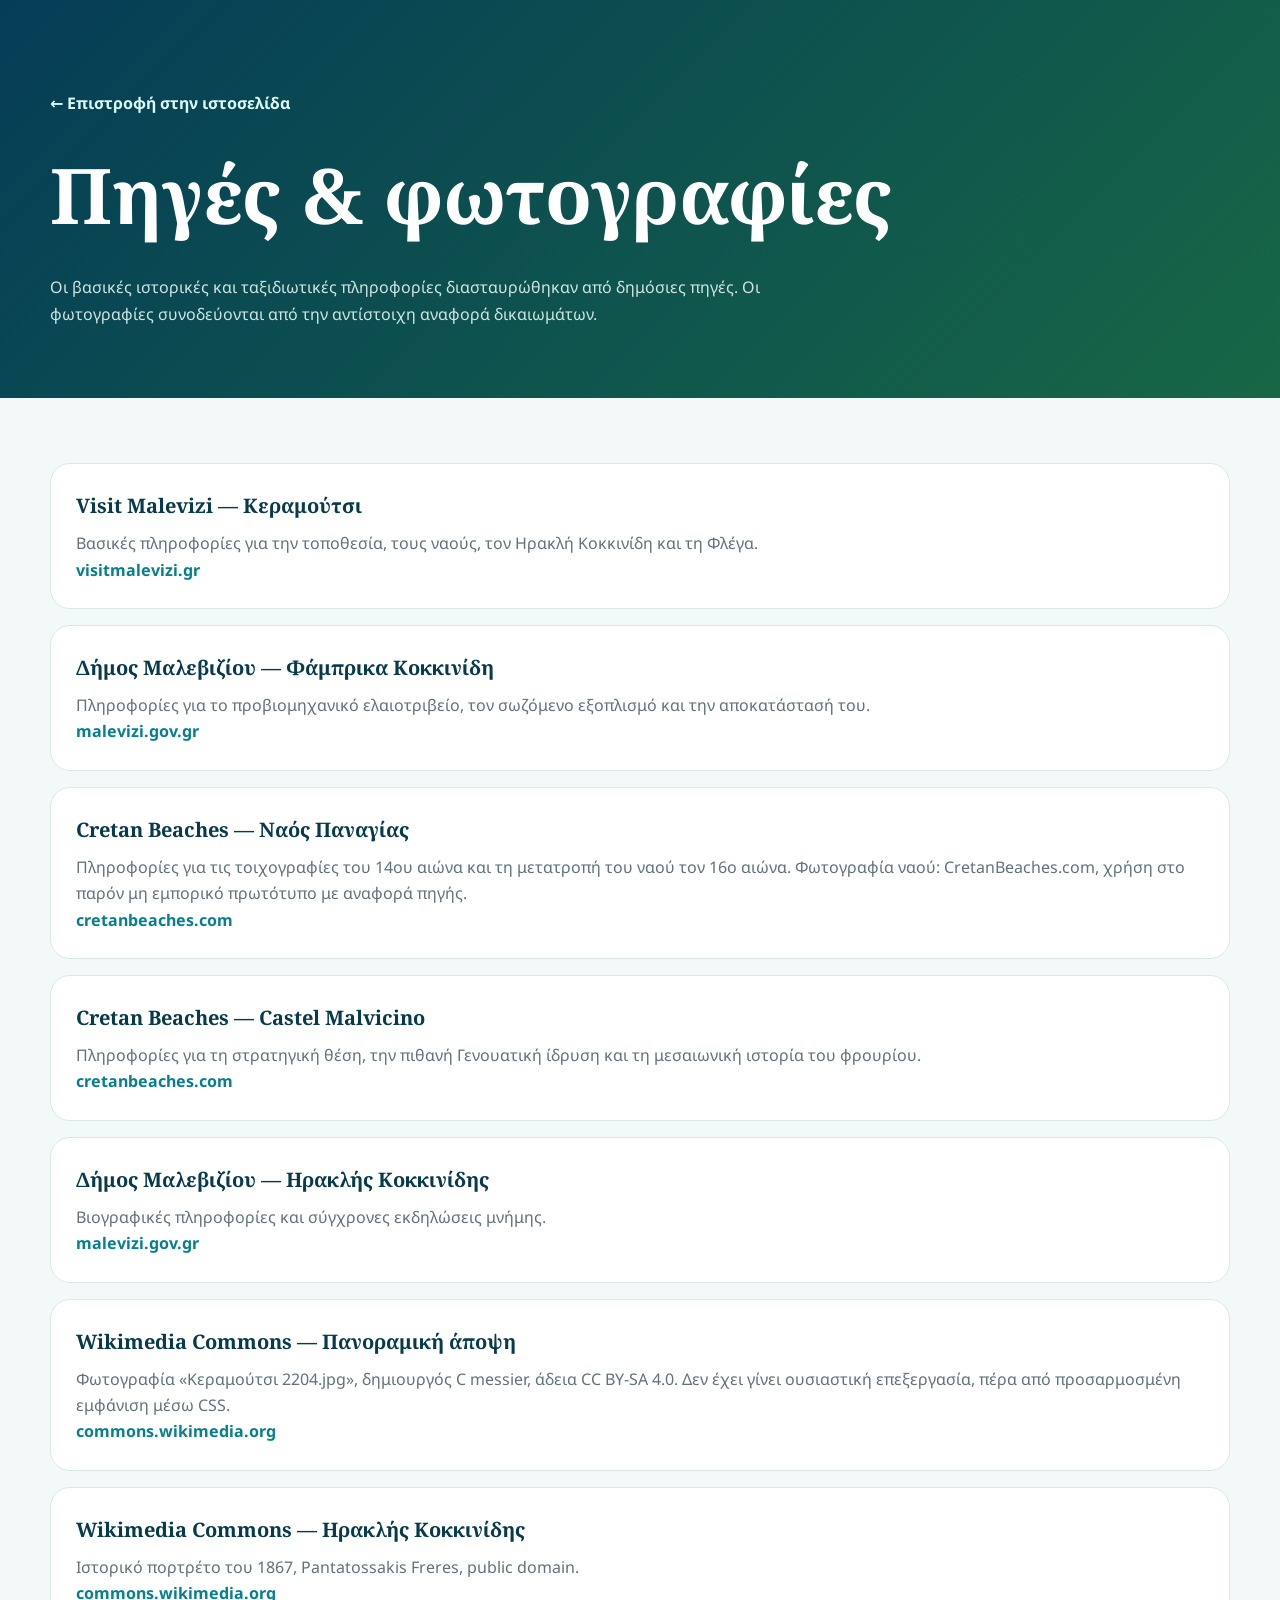
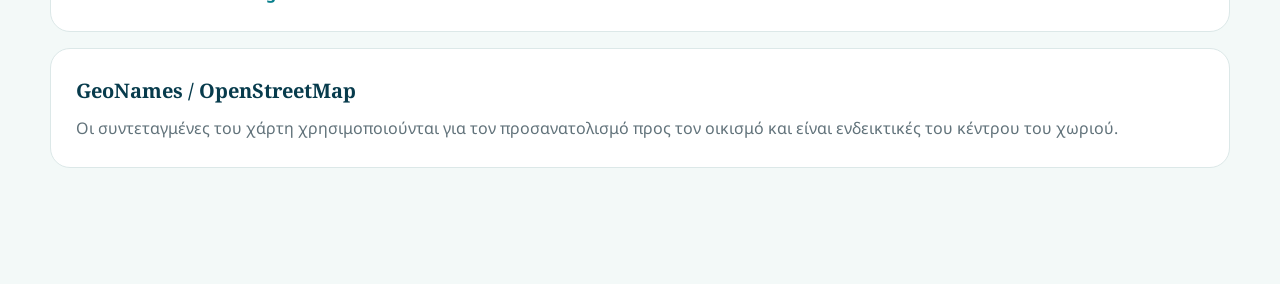
<file: keramoutsi-website/sources.html>
<!doctype html>
<html lang="el">
<head>
  <meta charset="utf-8">
  <meta name="viewport" content="width=device-width, initial-scale=1">
  <title>Πηγές & φωτογραφίες | Κεραμούτσι</title>
  <link rel="preconnect" href="https://fonts.googleapis.com">
  <link rel="preconnect" href="https://fonts.gstatic.com" crossorigin>
  <link href="https://fonts.googleapis.com/css2?family=Noto+Sans:wght@400;600;700;800&family=Noto+Serif:wght@700;800&display=swap" rel="stylesheet">
  <link rel="stylesheet" href="assets/css/styles.css">
  <link rel="icon" href="assets/icons/favicon.svg" type="image/svg+xml">
  <style>
    .sources-page{min-height:100vh;background:var(--soft)}.sources-hero{padding:90px 0 55px;background:var(--gradient-dark);color:white}.sources-hero h1{font-family:"Noto Serif",serif;font-size:clamp(2.5rem,6vw,5rem);margin:.2em 0}.sources-hero p{max-width:760px;color:#cfe6e2}.sources-list{padding:65px 0 100px}.source-card{background:white;border:1px solid var(--line);border-radius:20px;padding:25px;margin-bottom:16px}.source-card h2{margin:0 0 8px;color:var(--blue-950);font-family:"Noto Serif",serif;font-size:1.25rem}.source-card p{margin:0;color:var(--muted)}.source-card a{color:var(--blue-700);font-weight:700;word-break:break-word}.source-card a:hover{text-decoration:underline}.back-link{display:inline-flex;align-items:center;gap:8px;color:#d9f8f1;font-weight:700}
  </style>
</head>
<body class="sources-page">
  <header class="sources-hero"><div class="container"><a class="back-link" href="index.html">← Επιστροφή στην ιστοσελίδα</a><h1>Πηγές & φωτογραφίες</h1><p>Οι βασικές ιστορικές και ταξιδιωτικές πληροφορίες διασταυρώθηκαν από δημόσιες πηγές. Οι φωτογραφίες συνοδεύονται από την αντίστοιχη αναφορά δικαιωμάτων.</p></div></header>
  <main class="sources-list"><div class="container">
    <article class="source-card"><h2>Visit Malevizi — Κεραμούτσι</h2><p>Βασικές πληροφορίες για την τοποθεσία, τους ναούς, τον Ηρακλή Κοκκινίδη και τη Φλέγα.<br><a href="https://visitmalevizi.gr/el/article/poleis-kai-xoria-tou-dimou-malebiziou/keramoutsi/3661" target="_blank" rel="noopener">visitmalevizi.gr</a></p></article>
    <article class="source-card"><h2>Δήμος Μαλεβιζίου — Φάμπρικα Κοκκινίδη</h2><p>Πληροφορίες για το προβιομηχανικό ελαιοτριβείο, τον σωζόμενο εξοπλισμό και την αποκατάστασή του.<br><a href="https://malevizi.gov.gr/2022/02/01/o-dimos-malevizioy-zontaneyei-ti-famprika-kokkinidi-sto-keramoytsi/" target="_blank" rel="noopener">malevizi.gov.gr</a></p></article>
    <article class="source-card"><h2>Cretan Beaches — Ναός Παναγίας</h2><p>Πληροφορίες για τις τοιχογραφίες του 14ου αιώνα και τη μετατροπή του ναού τον 16ο αιώνα. Φωτογραφία ναού: CretanBeaches.com, χρήση στο παρόν μη εμπορικό πρωτότυπο με αναφορά πηγής.<br><a href="https://www.cretanbeaches.com/el/θρησκευτικά-μνημεία-κρήτη/ανενεργά-μοναστήρια-και-ερημητήρια/τα-ξωμονάστηρα-του-μαλεβιζίου/ναός-παναγίας-στο-κεραμούτσι" target="_blank" rel="noopener">cretanbeaches.com</a></p></article>
    <article class="source-card"><h2>Cretan Beaches — Castel Malvicino</h2><p>Πληροφορίες για τη στρατηγική θέση, την πιθανή Γενουατική ίδρυση και τη μεσαιωνική ιστορία του φρουρίου.<br><a href="https://www.cretanbeaches.com/el/ιστορία-της-κρήτης/φρούρια-και-κάστρα-στην-κρήτη/φρούριο-castel-malvicino-μαλεβιζίου" target="_blank" rel="noopener">cretanbeaches.com</a></p></article>
    <article class="source-card"><h2>Δήμος Μαλεβιζίου — Ηρακλής Κοκκινίδης</h2><p>Βιογραφικές πληροφορίες και σύγχρονες εκδηλώσεις μνήμης.<br><a href="https://malevizi.gov.gr/2026/03/31/to-savvato-sto-keramoytsi-i-ekdilosi-timis-kai-mnimis-gia-ton-oplarchigo-irakli-kokkinidi/" target="_blank" rel="noopener">malevizi.gov.gr</a></p></article>
    <article class="source-card"><h2>Wikimedia Commons — Πανοραμική άποψη</h2><p>Φωτογραφία «Κεραμούτσι 2204.jpg», δημιουργός C messier, άδεια CC BY-SA 4.0. Δεν έχει γίνει ουσιαστική επεξεργασία, πέρα από προσαρμοσμένη εμφάνιση μέσω CSS.<br><a href="https://commons.wikimedia.org/wiki/File:Κεραμούτσι_2204.jpg" target="_blank" rel="noopener">commons.wikimedia.org</a></p></article>
    <article class="source-card"><h2>Wikimedia Commons — Ηρακλής Κοκκινίδης</h2><p>Ιστορικό πορτρέτο του 1867, Pantatossakis Freres, public domain.<br><a href="https://commons.wikimedia.org/wiki/File:Kokkinidis.JPG" target="_blank" rel="noopener">commons.wikimedia.org</a></p></article>
    <article class="source-card"><h2>GeoNames / OpenStreetMap</h2><p>Οι συντεταγμένες του χάρτη χρησιμοποιούνται για τον προσανατολισμό προς τον οικισμό και είναι ενδεικτικές του κέντρου του χωριού.</p></article>
  </div></main>
</body>
</html>
</file>
<file: keramoutsi-website/assets/css/styles.css>
:root {
  --blue-950: #073b4c;
  --blue-800: #075985;
  --blue-700: #087f8c;
  --blue-500: #1496a5;
  --green-800: #237a57;
  --green-600: #38a169;
  --green-400: #62c98c;
  --ink: #17313a;
  --muted: #61727a;
  --line: #dce8e8;
  --soft: #f3f9f8;
  --white: #fff;
  --gradient: linear-gradient(135deg, var(--blue-700), var(--green-600));
  --gradient-dark: linear-gradient(135deg, #053d57, #176746);
  --shadow: 0 18px 55px rgba(7, 59, 76, .12);
  --radius: 24px;
  --container: 1180px;
}

* { box-sizing: border-box; }
html { scroll-behavior: smooth; scroll-padding-top: 88px; }
body { margin: 0; font-family: "Noto Sans", system-ui, sans-serif; color: var(--ink); background: var(--white); line-height: 1.65; overflow-x: hidden; }
img { max-width: 100%; display: block; }
a { color: inherit; text-decoration: none; }
button, input, select, textarea { font: inherit; }
button { cursor: pointer; }
.container { width: min(var(--container), calc(100% - 40px)); margin-inline: auto; }
.section { padding: 112px 0; }

.skip-link { position: fixed; z-index: 9999; left: 20px; top: -80px; padding: 12px 16px; background: var(--white); color: var(--blue-950); border-radius: 10px; box-shadow: var(--shadow); transition: top .2s; }
.skip-link:focus { top: 18px; }

.topbar { background: var(--blue-950); color: #d9f8f1; font-size: .82rem; }
.topbar__inner { min-height: 36px; display: flex; justify-content: center; align-items: center; gap: 28px; }
.topbar span, .topbar a { display: inline-flex; align-items: center; gap: 7px; }
.topbar svg { width: 15px; }
.topbar a:hover { color: var(--white); }

.site-header { position: sticky; top: 0; z-index: 1000; background: rgba(255,255,255,.92); border-bottom: 1px solid rgba(7,59,76,.08); backdrop-filter: blur(16px); }
.nav-wrap { min-height: 76px; display: flex; align-items: center; justify-content: space-between; gap: 30px; }
.brand { display: inline-flex; align-items: center; gap: 12px; min-width: max-content; }
.brand__mark { width: 48px; height: 48px; }
.brand span { display: grid; line-height: 1.15; }
.brand strong { font-family: "Noto Serif", serif; font-size: 1.2rem; color: var(--blue-950); }
.brand small { color: var(--muted); font-size: .72rem; letter-spacing: .1em; text-transform: uppercase; margin-top: 4px; }
.primary-nav { display: flex; align-items: center; gap: 26px; font-size: .92rem; font-weight: 700; }
.primary-nav > a { position: relative; padding: 28px 0; }
.primary-nav > a::after { content: ""; position: absolute; height: 3px; left: 0; right: 100%; bottom: 18px; border-radius: 99px; background: var(--gradient); transition: right .25s; }
.primary-nav > a:hover::after, .primary-nav > a.is-active::after { right: 0; }
.lang-toggle { display: inline-flex; align-items: center; gap: 8px; border: 1px solid var(--line); background: var(--soft); color: var(--blue-950); border-radius: 999px; padding: 9px 13px; font-weight: 800; }
.lang-toggle svg { width: 17px; }
.nav-toggle { display: none; width: 44px; height: 44px; background: none; border: 0; padding: 10px; }
.nav-toggle span { display: block; height: 2px; margin: 6px 0; background: var(--blue-950); border-radius: 5px; transition: .25s; }

.hero { min-height: calc(100vh - 112px); position: relative; display: flex; align-items: center; overflow: hidden; color: var(--white); }
.hero__image, .hero__shade, .hero__pattern { position: absolute; inset: 0; width: 100%; height: 100%; }
.hero__image { object-fit: cover; object-position: center; transform: scale(1.015); }
.hero__shade { background: linear-gradient(90deg, rgba(3,40,55,.90) 0%, rgba(3,55,70,.72) 44%, rgba(4,66,56,.20) 76%, rgba(3,40,55,.28) 100%); }
.hero__pattern { opacity: .2; background-image: radial-gradient(circle at 90% 10%, rgba(255,255,255,.5) 0 1px, transparent 1px); background-size: 22px 22px; mask-image: linear-gradient(to left, #000, transparent 65%); }
.hero__content { position: relative; z-index: 2; padding: 92px 0 120px; }
.eyebrow { margin: 0 0 16px; color: var(--green-600); font-weight: 800; letter-spacing: .13em; text-transform: uppercase; font-size: .77rem; }
.hero__eyebrow { color: #c9ffe2; display: flex; align-items: center; gap: 9px; }
.hero__eyebrow svg { width: 17px; }
.hero h1 { max-width: 790px; margin: 0; font-family: "Noto Serif", serif; font-size: clamp(3.2rem, 7.8vw, 7.4rem); line-height: .94; letter-spacing: -.045em; text-wrap: balance; }
.hero h1 em { font-style: normal; color: #baf2ce; }
.hero__content > p:not(.eyebrow) { max-width: 650px; font-size: clamp(1.05rem, 2vw, 1.25rem); color: #e4f3f1; margin: 30px 0 36px; }
.hero__actions { display: flex; flex-wrap: wrap; gap: 14px; }
.hero__credit { position: absolute; right: 22px; bottom: 15px; z-index: 3; color: rgba(255,255,255,.7); font-size: .68rem; }

.btn { min-height: 52px; display: inline-flex; justify-content: center; align-items: center; gap: 10px; border: 0; border-radius: 999px; padding: 0 24px; font-weight: 800; transition: transform .2s, box-shadow .2s, background .2s; }
.btn:hover { transform: translateY(-2px); }
.btn svg { width: 18px; }
.btn--primary { background: var(--gradient); color: var(--white); box-shadow: 0 12px 32px rgba(8,127,140,.28); }
.btn--primary:hover { box-shadow: 0 16px 40px rgba(8,127,140,.36); }
.btn--glass { background: rgba(255,255,255,.12); color: var(--white); border: 1px solid rgba(255,255,255,.36); backdrop-filter: blur(10px); }
.btn--glass:hover { background: rgba(255,255,255,.2); }
.btn--small { min-height: 42px; padding: 0 17px; font-size: .85rem; }

.quick-facts { position: relative; z-index: 5; margin-top: -58px; }
.facts-grid { background: var(--white); border-radius: var(--radius); box-shadow: var(--shadow); display: grid; grid-template-columns: repeat(4, 1fr); overflow: hidden; }
.facts-grid article { min-height: 116px; padding: 25px 26px; display: grid; grid-template-columns: 38px 1fr; column-gap: 10px; align-content: center; border-right: 1px solid var(--line); }
.facts-grid article:last-child { border-right: 0; }
.facts-grid svg { grid-row: span 2; width: 28px; color: var(--green-600); align-self: center; }
.facts-grid strong { font-size: 1.08rem; color: var(--blue-950); }
.facts-grid span { font-size: .82rem; color: var(--muted); }

.intro { padding-top: 140px; }
.intro__grid { display: grid; grid-template-columns: .8fr 1.2fr; gap: 10vw; align-items: start; }
.section-heading h2, .contact-copy h2 { margin: 0; font-family: "Noto Serif", serif; color: var(--blue-950); font-size: clamp(2.3rem, 4.5vw, 4.5rem); line-height: 1.08; letter-spacing: -.03em; }
.section-heading > p:last-child { max-width: 700px; color: var(--muted); font-size: 1.05rem; }
.intro__copy { font-size: 1.02rem; color: var(--muted); }
.lead { font-size: 1.25rem; line-height: 1.7; color: var(--ink); }
.filter-wrap { display: flex; flex-wrap: wrap; gap: 10px; margin-top: 64px; margin-bottom: 28px; }
.filter-btn { border: 1px solid var(--line); border-radius: 999px; background: var(--white); color: var(--muted); padding: 9px 18px; font-weight: 700; transition: .2s; }
.filter-btn:hover, .filter-btn.is-active { background: var(--blue-950); color: var(--white); border-color: var(--blue-950); }

.places-grid { display: grid; grid-template-columns: repeat(3, 1fr); gap: 22px; }
.place-card { border: 1px solid var(--line); border-radius: var(--radius); padding: 30px; background: var(--white); min-height: 330px; position: relative; overflow: hidden; display: flex; flex-direction: column; align-items: flex-start; box-shadow: 0 8px 26px rgba(7,59,76,.04); transition: transform .25s, box-shadow .25s, opacity .25s; }
.place-card:hover { transform: translateY(-7px); box-shadow: var(--shadow); }
.place-card.is-hidden { display: none; }
.place-card__icon { width: 66px; height: 66px; display: grid; place-items: center; border-radius: 20px; background: var(--soft); color: var(--green-600); margin-bottom: auto; }
.place-card__icon svg { width: 31px; }
.tag { display: inline-flex; padding: 6px 10px; background: #e8f7f0; color: var(--green-800); border-radius: 999px; font-size: .68rem; font-weight: 800; text-transform: uppercase; letter-spacing: .08em; margin: 20px 0 8px; }
.place-card h3 { font-family: "Noto Serif", serif; color: var(--blue-950); font-size: 1.5rem; margin: 0 0 10px; }
.place-card p { color: var(--muted); font-size: .9rem; margin: 0; }
.place-card > a { margin-top: 18px; color: var(--blue-700); font-weight: 800; display: inline-flex; align-items: center; gap: 8px; }
.place-card > a svg { width: 17px; }
.place-card--image { min-height: 430px; color: var(--white); padding: 0; grid-row: span 1; }
.place-card--image img, .place-card--image .place-card__overlay { position: absolute; inset: 0; width: 100%; height: 100%; }
.place-card--image img { object-fit: cover; image-rendering: auto; transform: scale(1.03); }
.place-card--image .place-card__overlay { background: linear-gradient(to top, rgba(2,40,48,.95), rgba(2,40,48,.05) 70%); }
.place-card--image .place-card__body { position: relative; margin-top: auto; padding: 30px; }
.place-card--image h3 { color: var(--white); }
.place-card--image p { color: #dcf3ee; }
.place-card__thumbs { display: grid; grid-template-columns: repeat(3, 1fr); gap: 6px; width: 100%; }
.place-card__thumbs img { width: 100%; aspect-ratio: 1; object-fit: cover; border-radius: 13px; }

.history-section { color: var(--white); background: var(--gradient-dark); position: relative; overflow: hidden; }
.history-section::before { content: ""; position: absolute; width: 600px; height: 600px; border: 1px solid rgba(255,255,255,.09); border-radius: 50%; right: -220px; top: -220px; box-shadow: 0 0 0 80px rgba(255,255,255,.025), 0 0 0 160px rgba(255,255,255,.02); }
.section-heading--light { position: relative; max-width: 760px; }
.section-heading--light h2 { color: var(--white); }
.section-heading--light > p:last-child { color: #cfe6e2; }
.section-heading--light .eyebrow { color: #a9eaca; }
.timeline { position: relative; margin-top: 70px; }
.timeline::before { content: ""; position: absolute; top: 0; bottom: 0; left: 172px; width: 1px; background: linear-gradient(to bottom, rgba(255,255,255,0), rgba(255,255,255,.4) 8%, rgba(255,255,255,.4) 92%, rgba(255,255,255,0)); }
.timeline__item { display: grid; grid-template-columns: 135px 1fr; gap: 74px; position: relative; padding: 0 0 52px; }
.timeline__item::before { content: ""; position: absolute; left: 165px; top: 6px; width: 13px; height: 13px; border-radius: 50%; background: #b8f3cf; box-shadow: 0 0 0 7px rgba(184,243,207,.12); }
.timeline__date { text-align: right; color: #a9eaca; font-weight: 800; }
.timeline__item h3 { margin: 0 0 8px; font-family: "Noto Serif", serif; font-size: 1.45rem; }
.timeline__item p { margin: 0; max-width: 780px; color: #cfe6e2; }

.people-section { background: var(--soft); }
.featured-person { margin-top: 60px; display: grid; grid-template-columns: .78fr 1.22fr; background: var(--white); border-radius: 32px; overflow: hidden; box-shadow: var(--shadow); }
.featured-person__image { min-height: 580px; position: relative; background: #d9dfd9; }
.featured-person__image img { width: 100%; height: 100%; object-fit: cover; object-position: center 20%; filter: sepia(.22) contrast(1.02); }
.featured-person__image > span { position: absolute; bottom: 12px; left: 14px; padding: 6px 9px; border-radius: 7px; background: rgba(0,0,0,.55); color: var(--white); font-size: .62rem; }
.featured-person__content { padding: clamp(34px, 6vw, 78px); align-self: center; }
.featured-person__content h3 { margin: 0; font-family: "Noto Serif", serif; font-size: clamp(2.3rem, 4vw, 4rem); color: var(--blue-950); }
.featured-person__content > p:not(.eyebrow) { color: var(--muted); }
.person-highlights { display: flex; flex-wrap: wrap; gap: 10px; margin-top: 28px; }
.person-highlights > span { display: flex; align-items: center; gap: 8px; background: var(--soft); color: var(--blue-950); border-radius: 999px; padding: 9px 13px; font-size: .78rem; font-weight: 700; }
.person-highlights svg { width: 16px; color: var(--green-600); }
.people-grid { display: grid; grid-template-columns: repeat(3,1fr); gap: 20px; margin-top: 24px; }
.person-card { background: var(--white); border: 1px solid var(--line); border-radius: 22px; padding: 28px; }
.person-card__initials { width: 56px; height: 56px; display: grid; place-items: center; border-radius: 50%; background: var(--gradient); color: var(--white); font-weight: 900; margin-bottom: 22px; }
.person-card h3 { margin: 0 0 10px; font-family: "Noto Serif", serif; color: var(--blue-950); }
.person-card p { color: var(--muted); margin: 0; font-size: .9rem; }

.traditions-section { background: linear-gradient(120deg, #eff9f8, #f7fbf6); }
.traditions-grid { display: grid; grid-template-columns: 1.1fr .9fr; gap: 9vw; align-items: center; }
.traditions-copy h2 { margin: 0; font-family: "Noto Serif", serif; color: var(--blue-950); font-size: clamp(2.3rem, 4vw, 4rem); line-height: 1.08; }
.traditions-copy > p:not(.eyebrow) { color: var(--muted); font-size: 1.05rem; }
.traditions-list { display: grid; gap: 16px; margin-top: 35px; }
.traditions-list > div { display: grid; grid-template-columns: 48px 1fr; gap: 14px; align-items: center; }
.traditions-list > div > svg { width: 46px; height: 46px; padding: 11px; border-radius: 15px; background: var(--white); color: var(--green-600); box-shadow: 0 8px 24px rgba(7,59,76,.07); }
.traditions-list span { display: grid; }
.traditions-list small { color: var(--muted); }
.quote-card { border-radius: 34px; padding: clamp(38px, 6vw, 72px); background: var(--gradient-dark); color: var(--white); transform: rotate(1.2deg); box-shadow: var(--shadow); }
.quote-card > svg { width: 46px; color: #a9eaca; }
.quote-card blockquote { margin: 28px 0 20px; font-family: "Noto Serif", serif; font-size: clamp(1.7rem, 3.1vw, 2.8rem); line-height: 1.3; }
.quote-card span { color: #cfe6e2; font-size: .8rem; text-transform: uppercase; letter-spacing: .1em; }

.gallery-section { background: var(--white); }
.gallery-grid { margin-top: 55px; display: grid; grid-template-columns: repeat(4, 1fr); grid-auto-rows: 245px; gap: 14px; }
.gallery-item { position: relative; padding: 0; border: 0; overflow: hidden; border-radius: 20px; background: var(--blue-950); }
.gallery-item img { width: 100%; height: 100%; object-fit: cover; transition: transform .45s, opacity .3s; }
.gallery-item:hover img { transform: scale(1.06); opacity: .82; }
.gallery-item span { position: absolute; left: 14px; right: 14px; bottom: 14px; border-radius: 12px; padding: 8px 10px; background: rgba(3,40,55,.68); backdrop-filter: blur(8px); color: var(--white); font-size: .77rem; text-align: left; }
.gallery-item--wide { grid-column: span 2; grid-row: span 2; }
.gallery-item--portrait { grid-row: span 2; }
.gallery-item--portrait img { object-position: center 25%; }

.visit-section { background: var(--soft); }
.visit-grid { display: grid; grid-template-columns: 1.1fr .9fr; gap: 28px; margin-top: 58px; }
.map-card { border-radius: 26px; overflow: hidden; background: var(--white); box-shadow: var(--shadow); }
#map { height: 480px; background: #dfeaea; }
.map-card__footer { display: flex; justify-content: space-between; gap: 20px; align-items: center; padding: 18px 20px; }
.map-card__footer > div { display: grid; }
.map-card__footer span { color: var(--muted); font-size: .75rem; }
.visit-info { display: grid; gap: 14px; }
.visit-info article { display: grid; grid-template-columns: 54px 1fr; gap: 16px; border-radius: 20px; background: var(--white); padding: 22px; border: 1px solid var(--line); }
.visit-info article > svg { width: 50px; height: 50px; padding: 13px; color: var(--green-600); background: var(--soft); border-radius: 15px; }
.visit-info h3 { margin: 0 0 5px; color: var(--blue-950); font-size: 1rem; }
.visit-info p { margin: 0; color: var(--muted); font-size: .84rem; }
.day-plan { margin-top: 34px; background: var(--white); border-radius: 26px; padding: 38px; border: 1px solid var(--line); }
.day-plan__heading { display: flex; justify-content: space-between; align-items: end; gap: 30px; border-bottom: 1px solid var(--line); padding-bottom: 25px; }
.day-plan__heading h3 { margin: 0; font-family: "Noto Serif", serif; color: var(--blue-950); font-size: 1.8rem; }
.day-plan ol { list-style: none; display: grid; grid-template-columns: repeat(4, 1fr); gap: 30px; margin: 30px 0 0; padding: 0; }
.day-plan li > span { color: var(--green-600); font-weight: 900; font-size: 1.5rem; }
.day-plan li strong { display: block; color: var(--blue-950); margin: 8px 0 5px; }
.day-plan li p { margin: 0; color: var(--muted); font-size: .82rem; }

.contact-section { background: var(--blue-950); color: var(--white); }
.contact-grid { display: grid; grid-template-columns: .85fr 1.15fr; gap: 8vw; align-items: start; }
.contact-copy .eyebrow { color: #a9eaca; }
.contact-copy h2 { color: var(--white); }
.contact-copy > p:not(.eyebrow) { color: #cfe6e2; font-size: 1.04rem; }
.contact-details { display: grid; gap: 10px; margin-top: 30px; }
.contact-details a { display: flex; align-items: center; gap: 10px; color: #e3fff0; }
.contact-details svg { width: 18px; color: #a9eaca; }
.contact-form { background: var(--white); color: var(--ink); padding: 34px; border-radius: 26px; display: grid; gap: 16px; }
.form-row { display: grid; grid-template-columns: 1fr 1fr; gap: 14px; }
.contact-form label { display: grid; gap: 7px; color: var(--blue-950); font-size: .78rem; font-weight: 800; }
.contact-form input, .contact-form select, .contact-form textarea { width: 100%; border: 1px solid var(--line); border-radius: 12px; padding: 12px 13px; color: var(--ink); background: #fbfdfd; outline: none; transition: border-color .2s, box-shadow .2s; }
.contact-form textarea { resize: vertical; }
.contact-form input:focus, .contact-form select:focus, .contact-form textarea:focus { border-color: var(--blue-500); box-shadow: 0 0 0 4px rgba(20,150,165,.12); }
.contact-form .checkbox { grid-template-columns: 20px 1fr; align-items: start; gap: 9px; font-weight: 500; color: var(--muted); }
.contact-form .checkbox input { width: 18px; height: 18px; margin-top: 2px; }
.contact-form .btn { justify-self: start; }
.form-status { margin: 0; min-height: 1.4em; font-size: .8rem; color: #a23b3b; }

.site-footer { background: #042f3d; color: #cfe6e2; padding: 70px 0 22px; }
.footer-grid { display: grid; grid-template-columns: 1.5fr .7fr .8fr; gap: 8vw; }
.brand--footer strong { color: var(--white); }
.brand--footer small { color: #9fc7c1; }
.footer-grid > div:first-child p { max-width: 480px; }
.footer-grid h3 { color: var(--white); font-size: .9rem; margin: 0 0 18px; }
.footer-grid > div:not(:first-child) { display: flex; flex-direction: column; align-items: flex-start; gap: 9px; }
.footer-grid a:hover { color: var(--white); }
.footer-bottom { display: flex; justify-content: space-between; gap: 20px; border-top: 1px solid rgba(255,255,255,.1); margin-top: 48px; padding-top: 20px; font-size: .7rem; color: #91b8b3; }

.lightbox { max-width: min(1080px, 92vw); width: max-content; max-height: 92vh; border: 0; border-radius: 20px; padding: 14px; background: #031f29; color: var(--white); box-shadow: 0 40px 100px rgba(0,0,0,.5); }
.lightbox::backdrop { background: rgba(0,17,24,.82); backdrop-filter: blur(6px); }
.lightbox img { max-height: 78vh; max-width: 86vw; object-fit: contain; border-radius: 12px; }
.lightbox p { margin: 10px 6px 2px; }
.lightbox__close { position: absolute; z-index: 2; right: 20px; top: 20px; width: 42px; height: 42px; border-radius: 50%; border: 0; display: grid; place-items: center; background: rgba(0,0,0,.6); color: var(--white); }

.back-to-top { position: fixed; right: 20px; bottom: 20px; z-index: 900; width: 46px; height: 46px; border: 0; border-radius: 50%; background: var(--gradient); color: var(--white); box-shadow: var(--shadow); display: grid; place-items: center; opacity: 0; pointer-events: none; transform: translateY(15px); transition: .25s; }
.back-to-top.is-visible { opacity: 1; pointer-events: auto; transform: translateY(0); }
.back-to-top svg { width: 19px; }

.reveal { opacity: 0; transform: translateY(24px); transition: opacity .7s ease, transform .7s ease; }
.reveal.is-visible { opacity: 1; transform: translateY(0); }

@media (prefers-reduced-motion: reduce) {
  *, *::before, *::after { scroll-behavior: auto !important; animation-duration: .01ms !important; animation-iteration-count: 1 !important; transition-duration: .01ms !important; }
  .reveal { opacity: 1; transform: none; }
}

@media (max-width: 980px) {
  .topbar__inner span:nth-child(2) { display: none; }
  .nav-toggle { display: block; }
  .primary-nav { position: fixed; top: 112px; left: 20px; right: 20px; display: grid; gap: 0; padding: 14px; border-radius: 18px; background: var(--white); box-shadow: var(--shadow); opacity: 0; transform: translateY(-12px); pointer-events: none; transition: .22s; }
  .primary-nav.is-open { opacity: 1; transform: translateY(0); pointer-events: auto; }
  .primary-nav > a { padding: 12px; border-bottom: 1px solid var(--line); }
  .primary-nav > a::after { display: none; }
  .lang-toggle { margin: 12px 0 2px; justify-self: start; }
  .nav-toggle.is-open span:nth-child(1) { transform: translateY(8px) rotate(45deg); }
  .nav-toggle.is-open span:nth-child(2) { opacity: 0; }
  .nav-toggle.is-open span:nth-child(3) { transform: translateY(-8px) rotate(-45deg); }
  .facts-grid { grid-template-columns: repeat(2, 1fr); }
  .facts-grid article:nth-child(2) { border-right: 0; }
  .facts-grid article:nth-child(-n+2) { border-bottom: 1px solid var(--line); }
  .intro__grid, .featured-person, .traditions-grid, .visit-grid, .contact-grid { grid-template-columns: 1fr; gap: 48px; }
  .places-grid { grid-template-columns: repeat(2, 1fr); }
  .featured-person__image { min-height: 500px; }
  .people-grid { grid-template-columns: 1fr; }
  .gallery-grid { grid-template-columns: repeat(2, 1fr); }
  .day-plan ol { grid-template-columns: repeat(2, 1fr); }
  .footer-grid { grid-template-columns: 1.3fr .7fr .7fr; gap: 5vw; }
}

@media (max-width: 650px) {
  .container { width: min(100% - 26px, var(--container)); }
  .section { padding: 82px 0; }
  .topbar__inner { justify-content: space-between; gap: 10px; }
  .topbar__inner > span:first-child { font-size: .72rem; }
  .hero { min-height: 740px; }
  .hero__content { padding: 88px 0 130px; }
  .hero h1 { font-size: clamp(3.1rem, 16vw, 5.2rem); }
  .hero__actions { display: grid; }
  .hero__credit { left: 14px; right: 14px; font-size: .58rem; }
  .quick-facts { margin-top: -78px; }
  .facts-grid { grid-template-columns: 1fr; }
  .facts-grid article { min-height: 92px; border-right: 0; border-bottom: 1px solid var(--line); }
  .facts-grid article:last-child { border-bottom: 0; }
  .intro { padding-top: 120px; }
  .places-grid { grid-template-columns: 1fr; }
  .place-card, .place-card--image { min-height: 340px; }
  .timeline::before { left: 5px; }
  .timeline__item { grid-template-columns: 1fr; gap: 10px; padding-left: 34px; }
  .timeline__item::before { left: -1px; top: 7px; }
  .timeline__date { text-align: left; }
  .featured-person__image { min-height: 450px; }
  .featured-person__content { padding: 30px 24px; }
  .quote-card { transform: none; }
  .gallery-grid { grid-template-columns: 1fr; grid-auto-rows: 270px; }
  .gallery-item--wide, .gallery-item--portrait { grid-column: span 1; grid-row: span 1; }
  #map { height: 380px; }
  .map-card__footer { align-items: flex-start; }
  .day-plan { padding: 26px 20px; }
  .day-plan__heading { display: block; }
  .day-plan ol { grid-template-columns: 1fr; }
  .form-row { grid-template-columns: 1fr; }
  .contact-form { padding: 25px 20px; }
  .footer-grid { grid-template-columns: 1fr; gap: 32px; }
  .footer-bottom { display: grid; }
}
</file>
